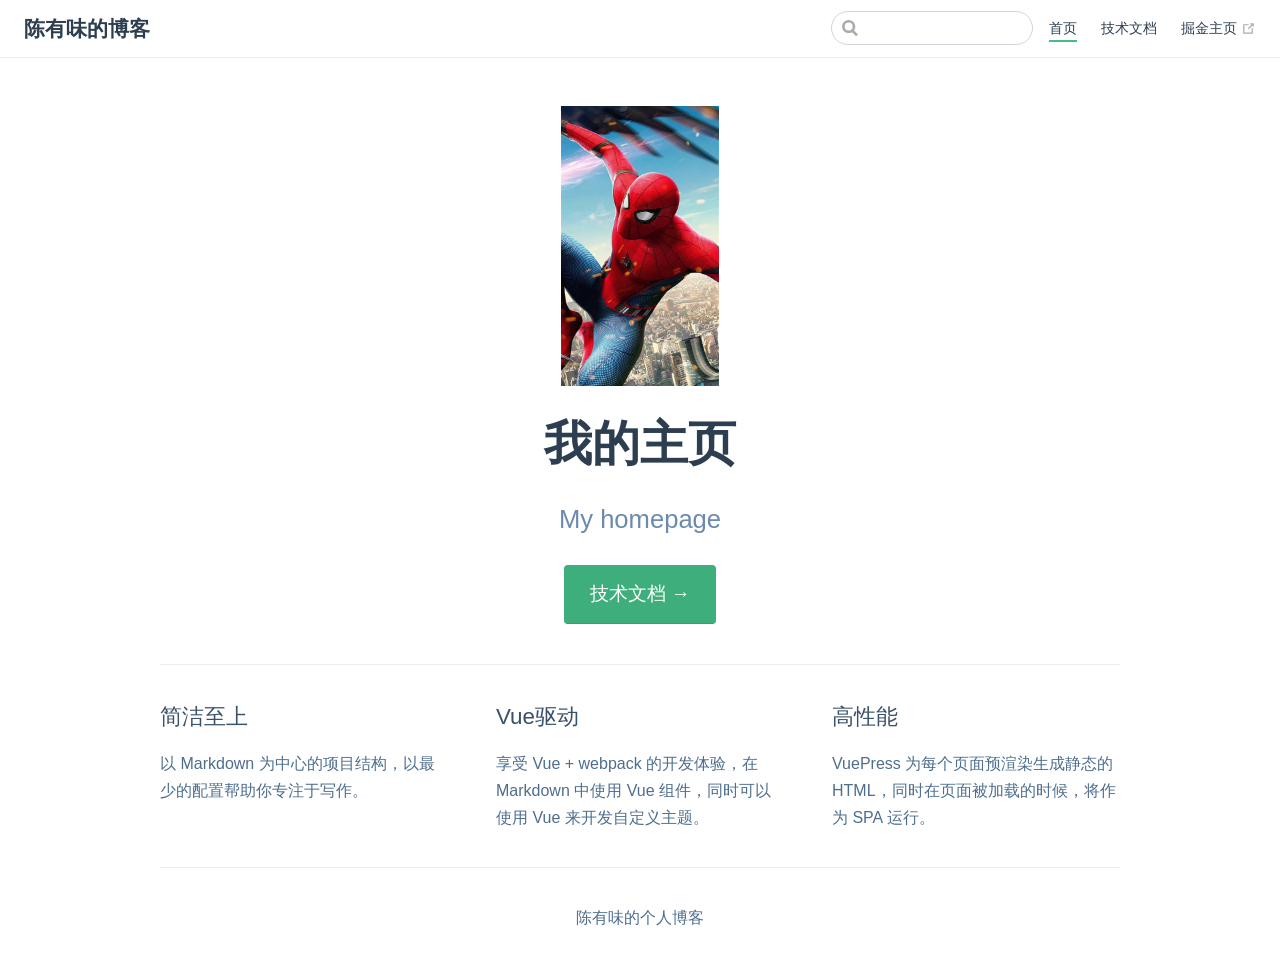
<file: index.html>
<!DOCTYPE html>
<html lang="en-US">
  <head>
    <meta charset="utf-8">
    <meta name="viewport" content="width=device-width,initial-scale=1">
    <title>陈有味的博客</title>
    <meta name="generator" content="VuePress 1.4.1">
    
    <meta name="description" content="">
    <link rel="preload" href="/assets/css/0.styles.394bce0c.css" as="style"><link rel="preload" href="/assets/js/app.75c152cd.js" as="script"><link rel="preload" href="/assets/js/2.2fae5650.js" as="script"><link rel="preload" href="/assets/js/5.527d9ade.js" as="script"><link rel="prefetch" href="/assets/js/10.b2eec772.js"><link rel="prefetch" href="/assets/js/11.5c00fcf9.js"><link rel="prefetch" href="/assets/js/12.ffc6871e.js"><link rel="prefetch" href="/assets/js/13.22305f9f.js"><link rel="prefetch" href="/assets/js/14.7792e3ef.js"><link rel="prefetch" href="/assets/js/15.267b5919.js"><link rel="prefetch" href="/assets/js/16.302d65de.js"><link rel="prefetch" href="/assets/js/3.5227e26a.js"><link rel="prefetch" href="/assets/js/4.dd947af9.js"><link rel="prefetch" href="/assets/js/6.de0a62a7.js"><link rel="prefetch" href="/assets/js/7.f2726175.js"><link rel="prefetch" href="/assets/js/8.97018c27.js"><link rel="prefetch" href="/assets/js/9.4cd96d88.js">
    <link rel="stylesheet" href="/assets/css/0.styles.394bce0c.css">
  </head>
  <body>
    <div id="app" data-server-rendered="true"><div class="theme-container no-sidebar"><header class="navbar"><div class="sidebar-button"><svg xmlns="http://www.w3.org/2000/svg" aria-hidden="true" role="img" viewBox="0 0 448 512" class="icon"><path fill="currentColor" d="M436 124H12c-6.627 0-12-5.373-12-12V80c0-6.627 5.373-12 12-12h424c6.627 0 12 5.373 12 12v32c0 6.627-5.373 12-12 12zm0 160H12c-6.627 0-12-5.373-12-12v-32c0-6.627 5.373-12 12-12h424c6.627 0 12 5.373 12 12v32c0 6.627-5.373 12-12 12zm0 160H12c-6.627 0-12-5.373-12-12v-32c0-6.627 5.373-12 12-12h424c6.627 0 12 5.373 12 12v32c0 6.627-5.373 12-12 12z"></path></svg></div> <a href="/" class="home-link router-link-exact-active router-link-active"><!----> <span class="site-name">陈有味的博客</span></a> <div class="links"><div class="search-box"><input aria-label="Search" autocomplete="off" spellcheck="false" value=""> <!----></div> <nav class="nav-links can-hide"><div class="nav-item"><a href="/" class="nav-link router-link-exact-active router-link-active">
  首页
</a></div><div class="nav-item"><a href="/tech/interview/my-blog.html" class="nav-link">
  技术文档
</a></div><div class="nav-item"><a href="https://juejin.im/user/5cfb6de251882571c37f17aa/posts" target="_blank" rel="noopener noreferrer" class="nav-link external">
  掘金主页
  <svg xmlns="http://www.w3.org/2000/svg" aria-hidden="true" x="0px" y="0px" viewBox="0 0 100 100" width="15" height="15" class="icon outbound"><path fill="currentColor" d="M18.8,85.1h56l0,0c2.2,0,4-1.8,4-4v-32h-8v28h-48v-48h28v-8h-32l0,0c-2.2,0-4,1.8-4,4v56C14.8,83.3,16.6,85.1,18.8,85.1z"></path> <polygon fill="currentColor" points="45.7,48.7 51.3,54.3 77.2,28.5 77.2,37.2 85.2,37.2 85.2,14.9 62.8,14.9 62.8,22.9 71.5,22.9"></polygon></svg></a></div> <!----></nav></div></header> <div class="sidebar-mask"></div> <aside class="sidebar"><nav class="nav-links"><div class="nav-item"><a href="/" class="nav-link router-link-exact-active router-link-active">
  首页
</a></div><div class="nav-item"><a href="/tech/interview/my-blog.html" class="nav-link">
  技术文档
</a></div><div class="nav-item"><a href="https://juejin.im/user/5cfb6de251882571c37f17aa/posts" target="_blank" rel="noopener noreferrer" class="nav-link external">
  掘金主页
  <svg xmlns="http://www.w3.org/2000/svg" aria-hidden="true" x="0px" y="0px" viewBox="0 0 100 100" width="15" height="15" class="icon outbound"><path fill="currentColor" d="M18.8,85.1h56l0,0c2.2,0,4-1.8,4-4v-32h-8v28h-48v-48h28v-8h-32l0,0c-2.2,0-4,1.8-4,4v56C14.8,83.3,16.6,85.1,18.8,85.1z"></path> <polygon fill="currentColor" points="45.7,48.7 51.3,54.3 77.2,28.5 77.2,37.2 85.2,37.2 85.2,14.9 62.8,14.9 62.8,22.9 71.5,22.9"></polygon></svg></a></div> <!----></nav>  <!----> </aside> <main aria-labelledby="main-title" class="home"><header class="hero"><img src="/spider.png" alt="hero"> <h1 id="main-title">
      我的主页
    </h1> <p class="description">
      My homepage
    </p> <p class="action"><a href="/tech/interview/my-blog.html" class="nav-link action-button">
  技术文档 →
</a></p></header> <div class="features"><div class="feature"><h2>简洁至上</h2> <p>以 Markdown 为中心的项目结构，以最少的配置帮助你专注于写作。</p></div><div class="feature"><h2>Vue驱动</h2> <p>享受 Vue + webpack 的开发体验，在 Markdown 中使用 Vue 组件，同时可以使用 Vue 来开发自定义主题。</p></div><div class="feature"><h2>高性能</h2> <p>VuePress 为每个页面预渲染生成静态的 HTML，同时在页面被加载的时候，将作为 SPA 运行。</p></div></div> <div class="theme-default-content custom content__default"></div> <div class="footer">
    陈有味的个人博客
  </div></main></div><div class="global-ui"></div></div>
    <script src="/assets/js/app.75c152cd.js" defer></script><script src="/assets/js/2.2fae5650.js" defer></script><script src="/assets/js/5.527d9ade.js" defer></script>
  </body>
</html>
</file>
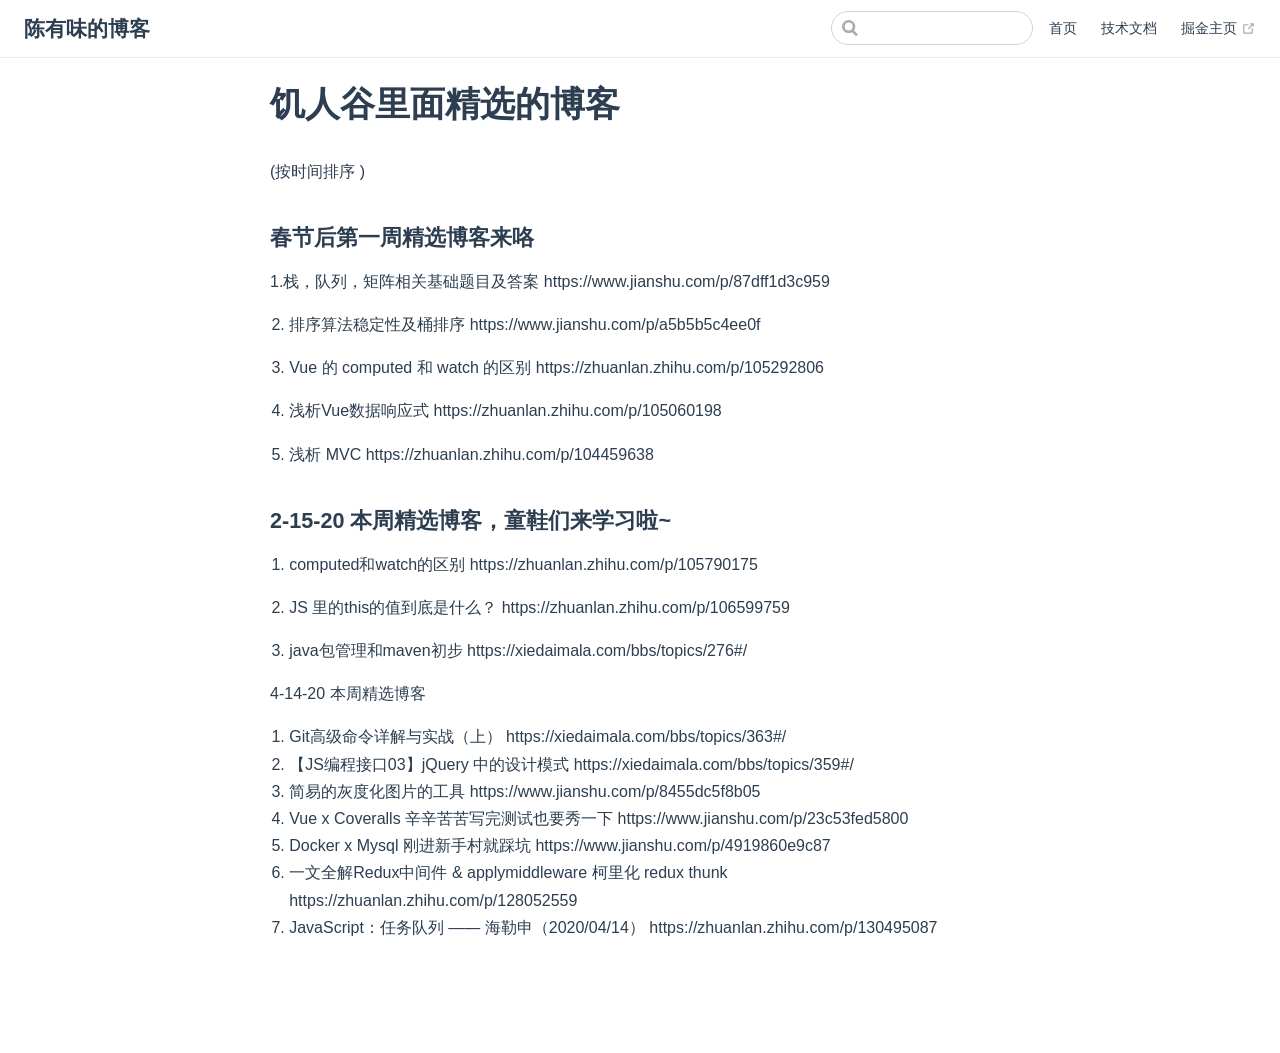
<file: src/other/jrg-good-blog/index.html>
<!DOCTYPE html>
<html lang="en-US">
  <head>
    <meta charset="utf-8">
    <meta name="viewport" content="width=device-width,initial-scale=1">
    <title>饥人谷里面精选的博客 | 陈有味的博客</title>
    <meta name="generator" content="VuePress 1.4.1">
    
    <meta name="description" content="">
    <link rel="preload" href="/assets/css/0.styles.394bce0c.css" as="style"><link rel="preload" href="/assets/js/app.75c152cd.js" as="script"><link rel="preload" href="/assets/js/2.2fae5650.js" as="script"><link rel="preload" href="/assets/js/11.5c00fcf9.js" as="script"><link rel="prefetch" href="/assets/js/10.b2eec772.js"><link rel="prefetch" href="/assets/js/12.ffc6871e.js"><link rel="prefetch" href="/assets/js/13.22305f9f.js"><link rel="prefetch" href="/assets/js/14.7792e3ef.js"><link rel="prefetch" href="/assets/js/15.267b5919.js"><link rel="prefetch" href="/assets/js/16.302d65de.js"><link rel="prefetch" href="/assets/js/3.5227e26a.js"><link rel="prefetch" href="/assets/js/4.dd947af9.js"><link rel="prefetch" href="/assets/js/5.527d9ade.js"><link rel="prefetch" href="/assets/js/6.de0a62a7.js"><link rel="prefetch" href="/assets/js/7.f2726175.js"><link rel="prefetch" href="/assets/js/8.97018c27.js"><link rel="prefetch" href="/assets/js/9.4cd96d88.js">
    <link rel="stylesheet" href="/assets/css/0.styles.394bce0c.css">
  </head>
  <body>
    <div id="app" data-server-rendered="true"><div class="theme-container no-sidebar"><header class="navbar"><div class="sidebar-button"><svg xmlns="http://www.w3.org/2000/svg" aria-hidden="true" role="img" viewBox="0 0 448 512" class="icon"><path fill="currentColor" d="M436 124H12c-6.627 0-12-5.373-12-12V80c0-6.627 5.373-12 12-12h424c6.627 0 12 5.373 12 12v32c0 6.627-5.373 12-12 12zm0 160H12c-6.627 0-12-5.373-12-12v-32c0-6.627 5.373-12 12-12h424c6.627 0 12 5.373 12 12v32c0 6.627-5.373 12-12 12zm0 160H12c-6.627 0-12-5.373-12-12v-32c0-6.627 5.373-12 12-12h424c6.627 0 12 5.373 12 12v32c0 6.627-5.373 12-12 12z"></path></svg></div> <a href="/" class="home-link router-link-active"><!----> <span class="site-name">陈有味的博客</span></a> <div class="links"><div class="search-box"><input aria-label="Search" autocomplete="off" spellcheck="false" value=""> <!----></div> <nav class="nav-links can-hide"><div class="nav-item"><a href="/" class="nav-link">
  首页
</a></div><div class="nav-item"><a href="/tech/interview/my-blog.html" class="nav-link">
  技术文档
</a></div><div class="nav-item"><a href="https://juejin.im/user/5cfb6de251882571c37f17aa/posts" target="_blank" rel="noopener noreferrer" class="nav-link external">
  掘金主页
  <svg xmlns="http://www.w3.org/2000/svg" aria-hidden="true" x="0px" y="0px" viewBox="0 0 100 100" width="15" height="15" class="icon outbound"><path fill="currentColor" d="M18.8,85.1h56l0,0c2.2,0,4-1.8,4-4v-32h-8v28h-48v-48h28v-8h-32l0,0c-2.2,0-4,1.8-4,4v56C14.8,83.3,16.6,85.1,18.8,85.1z"></path> <polygon fill="currentColor" points="45.7,48.7 51.3,54.3 77.2,28.5 77.2,37.2 85.2,37.2 85.2,14.9 62.8,14.9 62.8,22.9 71.5,22.9"></polygon></svg></a></div> <!----></nav></div></header> <div class="sidebar-mask"></div> <aside class="sidebar"><nav class="nav-links"><div class="nav-item"><a href="/" class="nav-link">
  首页
</a></div><div class="nav-item"><a href="/tech/interview/my-blog.html" class="nav-link">
  技术文档
</a></div><div class="nav-item"><a href="https://juejin.im/user/5cfb6de251882571c37f17aa/posts" target="_blank" rel="noopener noreferrer" class="nav-link external">
  掘金主页
  <svg xmlns="http://www.w3.org/2000/svg" aria-hidden="true" x="0px" y="0px" viewBox="0 0 100 100" width="15" height="15" class="icon outbound"><path fill="currentColor" d="M18.8,85.1h56l0,0c2.2,0,4-1.8,4-4v-32h-8v28h-48v-48h28v-8h-32l0,0c-2.2,0-4,1.8-4,4v56C14.8,83.3,16.6,85.1,18.8,85.1z"></path> <polygon fill="currentColor" points="45.7,48.7 51.3,54.3 77.2,28.5 77.2,37.2 85.2,37.2 85.2,14.9 62.8,14.9 62.8,22.9 71.5,22.9"></polygon></svg></a></div> <!----></nav>  <!----> </aside> <main class="page"> <div class="theme-default-content content__default"><h1 id="饥人谷里面精选的博客"><a href="#饥人谷里面精选的博客" class="header-anchor">#</a> 饥人谷里面精选的博客</h1> <p>(按时间排序 )</p> <h3 id="春节后第一周精选博客来咯"><a href="#春节后第一周精选博客来咯" class="header-anchor">#</a> 春节后第一周精选博客来咯</h3> <p>1.栈，队列，矩阵相关基础题目及答案
https://www.jianshu.com/p/87dff1d3c959</p> <ol start="2"><li><p>排序算法稳定性及桶排序
https://www.jianshu.com/p/a5b5b5c4ee0f</p></li> <li><p>Vue 的 computed 和 watch 的区别
https://zhuanlan.zhihu.com/p/105292806</p></li> <li><p>浅析Vue数据响应式
https://zhuanlan.zhihu.com/p/105060198</p></li> <li><p>浅析 MVC
https://zhuanlan.zhihu.com/p/104459638</p></li></ol> <h3 id="_2-15-20-本周精选博客，童鞋们来学习啦"><a href="#_2-15-20-本周精选博客，童鞋们来学习啦" class="header-anchor">#</a> 2-15-20 本周精选博客，童鞋们来学习啦~</h3> <ol><li><p>computed和watch的区别
https://zhuanlan.zhihu.com/p/105790175</p></li> <li><p>JS 里的this的值到底是什么？
https://zhuanlan.zhihu.com/p/106599759</p></li> <li><p>java包管理和maven初步
https://xiedaimala.com/bbs/topics/276#/</p></li></ol> <p>4-14-20 本周精选博客</p> <ol><li>Git高级命令详解与实战（上）
https://xiedaimala.com/bbs/topics/363#/</li> <li>【JS编程接口03】jQuery 中的设计模式
https://xiedaimala.com/bbs/topics/359#/</li> <li>简易的灰度化图片的工具
https://www.jianshu.com/p/8455dc5f8b05</li> <li>Vue x Coveralls 辛辛苦苦写完测试也要秀一下
https://www.jianshu.com/p/23c53fed5800</li> <li>Docker x Mysql 刚进新手村就踩坑
https://www.jianshu.com/p/4919860e9c87</li> <li>一文全解Redux中间件 &amp; applymiddleware 柯里化 redux thunk
https://zhuanlan.zhihu.com/p/128052559</li> <li>JavaScript：任务队列 —— 海勒申（2020/04/14）
https://zhuanlan.zhihu.com/p/130495087</li></ol></div> <footer class="page-edit"><!----> <!----></footer> <!----> </main></div><div class="global-ui"></div></div>
    <script src="/assets/js/app.75c152cd.js" defer></script><script src="/assets/js/2.2fae5650.js" defer></script><script src="/assets/js/11.5c00fcf9.js" defer></script>
  </body>
</html>
</file>
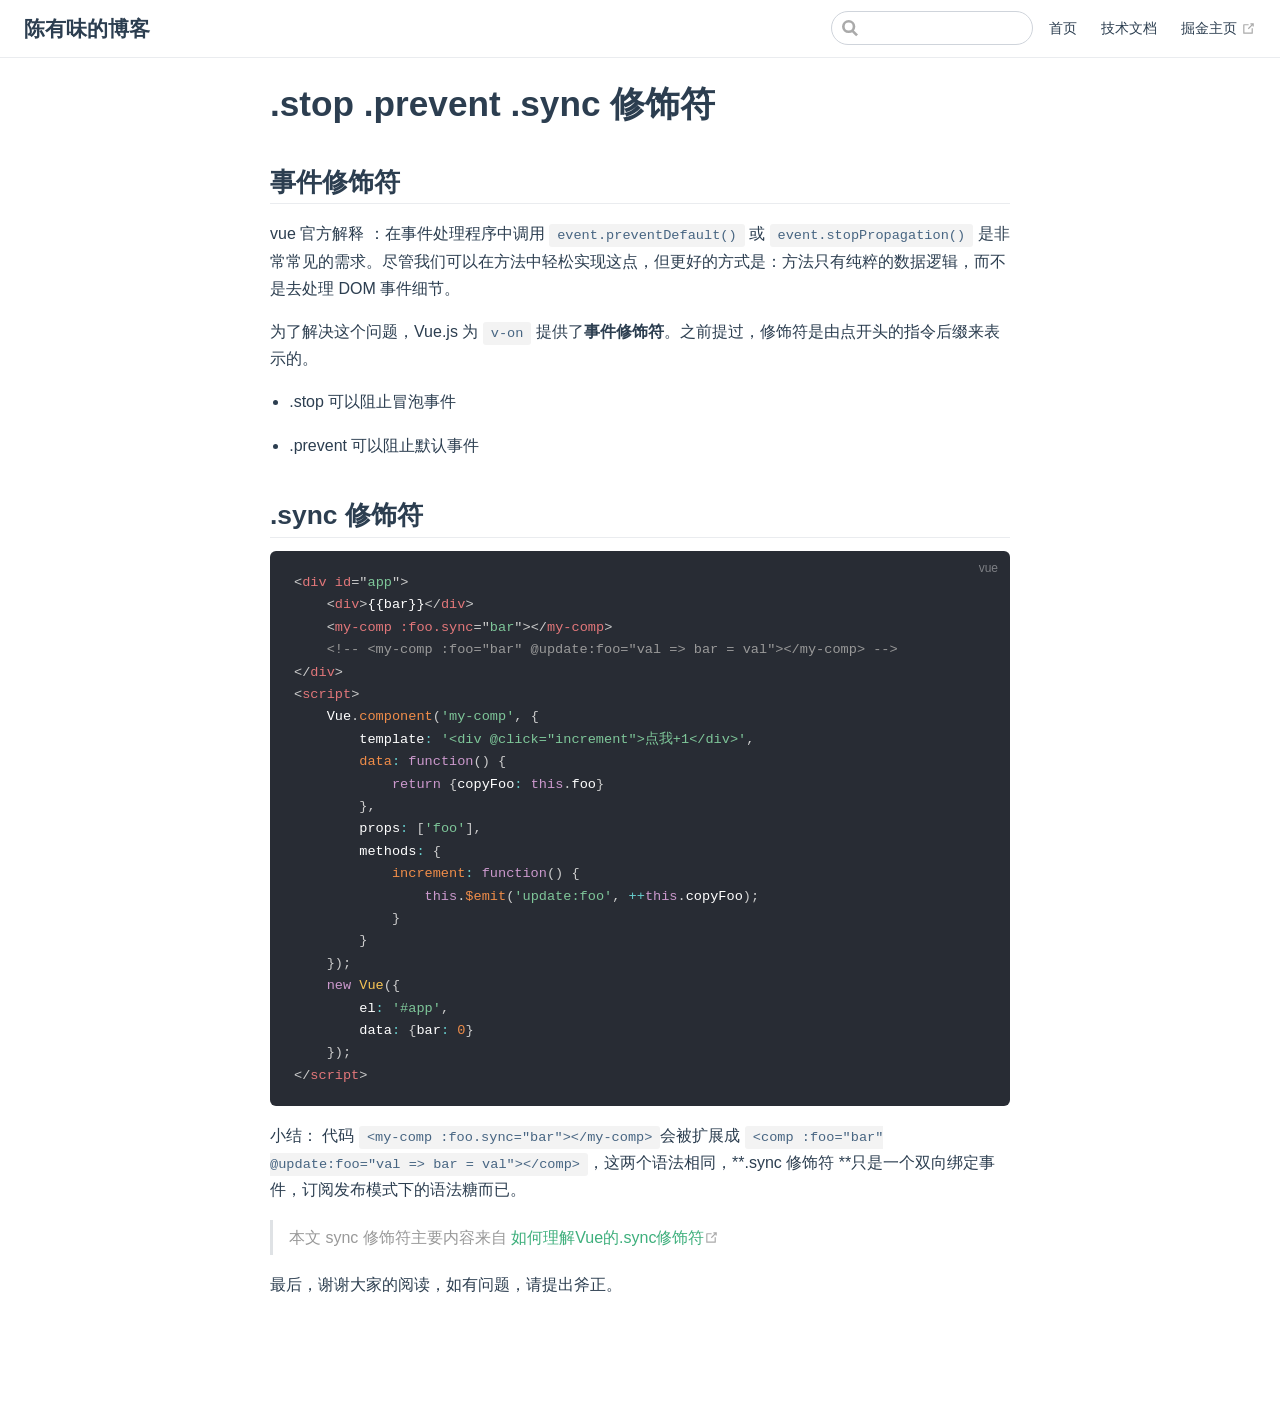
<file: src/vue/modifiers/index.html>
<!DOCTYPE html>
<html lang="en-US">
  <head>
    <meta charset="utf-8">
    <meta name="viewport" content="width=device-width,initial-scale=1">
    <title>.stop .prevent .sync 修饰符 | 陈有味的博客</title>
    <meta name="generator" content="VuePress 1.4.1">
    
    <meta name="description" content="">
    <link rel="preload" href="/assets/css/0.styles.394bce0c.css" as="style"><link rel="preload" href="/assets/js/app.75c152cd.js" as="script"><link rel="preload" href="/assets/js/2.2fae5650.js" as="script"><link rel="preload" href="/assets/js/12.ffc6871e.js" as="script"><link rel="prefetch" href="/assets/js/10.b2eec772.js"><link rel="prefetch" href="/assets/js/11.5c00fcf9.js"><link rel="prefetch" href="/assets/js/13.22305f9f.js"><link rel="prefetch" href="/assets/js/14.7792e3ef.js"><link rel="prefetch" href="/assets/js/15.267b5919.js"><link rel="prefetch" href="/assets/js/16.302d65de.js"><link rel="prefetch" href="/assets/js/3.5227e26a.js"><link rel="prefetch" href="/assets/js/4.dd947af9.js"><link rel="prefetch" href="/assets/js/5.527d9ade.js"><link rel="prefetch" href="/assets/js/6.de0a62a7.js"><link rel="prefetch" href="/assets/js/7.f2726175.js"><link rel="prefetch" href="/assets/js/8.97018c27.js"><link rel="prefetch" href="/assets/js/9.4cd96d88.js">
    <link rel="stylesheet" href="/assets/css/0.styles.394bce0c.css">
  </head>
  <body>
    <div id="app" data-server-rendered="true"><div class="theme-container no-sidebar"><header class="navbar"><div class="sidebar-button"><svg xmlns="http://www.w3.org/2000/svg" aria-hidden="true" role="img" viewBox="0 0 448 512" class="icon"><path fill="currentColor" d="M436 124H12c-6.627 0-12-5.373-12-12V80c0-6.627 5.373-12 12-12h424c6.627 0 12 5.373 12 12v32c0 6.627-5.373 12-12 12zm0 160H12c-6.627 0-12-5.373-12-12v-32c0-6.627 5.373-12 12-12h424c6.627 0 12 5.373 12 12v32c0 6.627-5.373 12-12 12zm0 160H12c-6.627 0-12-5.373-12-12v-32c0-6.627 5.373-12 12-12h424c6.627 0 12 5.373 12 12v32c0 6.627-5.373 12-12 12z"></path></svg></div> <a href="/" class="home-link router-link-active"><!----> <span class="site-name">陈有味的博客</span></a> <div class="links"><div class="search-box"><input aria-label="Search" autocomplete="off" spellcheck="false" value=""> <!----></div> <nav class="nav-links can-hide"><div class="nav-item"><a href="/" class="nav-link">
  首页
</a></div><div class="nav-item"><a href="/tech/interview/my-blog.html" class="nav-link">
  技术文档
</a></div><div class="nav-item"><a href="https://juejin.im/user/5cfb6de251882571c37f17aa/posts" target="_blank" rel="noopener noreferrer" class="nav-link external">
  掘金主页
  <svg xmlns="http://www.w3.org/2000/svg" aria-hidden="true" x="0px" y="0px" viewBox="0 0 100 100" width="15" height="15" class="icon outbound"><path fill="currentColor" d="M18.8,85.1h56l0,0c2.2,0,4-1.8,4-4v-32h-8v28h-48v-48h28v-8h-32l0,0c-2.2,0-4,1.8-4,4v56C14.8,83.3,16.6,85.1,18.8,85.1z"></path> <polygon fill="currentColor" points="45.7,48.7 51.3,54.3 77.2,28.5 77.2,37.2 85.2,37.2 85.2,14.9 62.8,14.9 62.8,22.9 71.5,22.9"></polygon></svg></a></div> <!----></nav></div></header> <div class="sidebar-mask"></div> <aside class="sidebar"><nav class="nav-links"><div class="nav-item"><a href="/" class="nav-link">
  首页
</a></div><div class="nav-item"><a href="/tech/interview/my-blog.html" class="nav-link">
  技术文档
</a></div><div class="nav-item"><a href="https://juejin.im/user/5cfb6de251882571c37f17aa/posts" target="_blank" rel="noopener noreferrer" class="nav-link external">
  掘金主页
  <svg xmlns="http://www.w3.org/2000/svg" aria-hidden="true" x="0px" y="0px" viewBox="0 0 100 100" width="15" height="15" class="icon outbound"><path fill="currentColor" d="M18.8,85.1h56l0,0c2.2,0,4-1.8,4-4v-32h-8v28h-48v-48h28v-8h-32l0,0c-2.2,0-4,1.8-4,4v56C14.8,83.3,16.6,85.1,18.8,85.1z"></path> <polygon fill="currentColor" points="45.7,48.7 51.3,54.3 77.2,28.5 77.2,37.2 85.2,37.2 85.2,14.9 62.8,14.9 62.8,22.9 71.5,22.9"></polygon></svg></a></div> <!----></nav>  <!----> </aside> <main class="page"> <div class="theme-default-content content__default"><h1 id="stop-prevent-sync-修饰符"><a href="#stop-prevent-sync-修饰符" class="header-anchor">#</a> .stop .prevent .sync 修饰符</h1> <h2 id="事件修饰符"><a href="#事件修饰符" class="header-anchor">#</a> 事件修饰符</h2> <p>vue 官方解释 ：在事件处理程序中调用 <code>event.preventDefault()</code> 或 <code>event.stopPropagation()</code> 是非常常见的需求。尽管我们可以在方法中轻松实现这点，但更好的方式是：方法只有纯粹的数据逻辑，而不是去处理 DOM 事件细节。</p> <p>为了解决这个问题，Vue.js 为 <code>v-on</code> 提供了<strong>事件修饰符</strong>。之前提过，修饰符是由点开头的指令后缀来表示的。</p> <ul><li>.stop 可以阻止冒泡事件</li></ul> <p><a></a></p> <ul><li>.prevent 可以阻止默认事件</li></ul> <p><a herf="www.bing.com"></a></p> <h2 id="sync-修饰符"><a href="#sync-修饰符" class="header-anchor">#</a> .sync 修饰符</h2> <div class="language-vue extra-class"><pre class="language-vue"><code><span class="token tag"><span class="token tag"><span class="token punctuation">&lt;</span>div</span> <span class="token attr-name">id</span><span class="token attr-value"><span class="token punctuation">=</span><span class="token punctuation">&quot;</span>app<span class="token punctuation">&quot;</span></span><span class="token punctuation">&gt;</span></span>
    <span class="token tag"><span class="token tag"><span class="token punctuation">&lt;</span>div</span><span class="token punctuation">&gt;</span></span>{{bar}}<span class="token tag"><span class="token tag"><span class="token punctuation">&lt;/</span>div</span><span class="token punctuation">&gt;</span></span>
    <span class="token tag"><span class="token tag"><span class="token punctuation">&lt;</span>my-comp</span> <span class="token attr-name">:foo.sync</span><span class="token attr-value"><span class="token punctuation">=</span><span class="token punctuation">&quot;</span>bar<span class="token punctuation">&quot;</span></span><span class="token punctuation">&gt;</span></span><span class="token tag"><span class="token tag"><span class="token punctuation">&lt;/</span>my-comp</span><span class="token punctuation">&gt;</span></span>
    <span class="token comment">&lt;!-- &lt;my-comp :foo=&quot;bar&quot; @update:foo=&quot;val =&gt; bar = val&quot;&gt;&lt;/my-comp&gt; --&gt;</span>
<span class="token tag"><span class="token tag"><span class="token punctuation">&lt;/</span>div</span><span class="token punctuation">&gt;</span></span>
<span class="token tag"><span class="token tag"><span class="token punctuation">&lt;</span>script</span><span class="token punctuation">&gt;</span></span><span class="token script"><span class="token language-javascript">
    Vue<span class="token punctuation">.</span><span class="token function">component</span><span class="token punctuation">(</span><span class="token string">'my-comp'</span><span class="token punctuation">,</span> <span class="token punctuation">{</span>
        template<span class="token operator">:</span> <span class="token string">'&lt;div @click=&quot;increment&quot;&gt;点我+1&lt;/div&gt;'</span><span class="token punctuation">,</span>
        <span class="token function-variable function">data</span><span class="token operator">:</span> <span class="token keyword">function</span><span class="token punctuation">(</span><span class="token punctuation">)</span> <span class="token punctuation">{</span>
            <span class="token keyword">return</span> <span class="token punctuation">{</span>copyFoo<span class="token operator">:</span> <span class="token keyword">this</span><span class="token punctuation">.</span>foo<span class="token punctuation">}</span>
        <span class="token punctuation">}</span><span class="token punctuation">,</span>
        props<span class="token operator">:</span> <span class="token punctuation">[</span><span class="token string">'foo'</span><span class="token punctuation">]</span><span class="token punctuation">,</span>
        methods<span class="token operator">:</span> <span class="token punctuation">{</span>
            <span class="token function-variable function">increment</span><span class="token operator">:</span> <span class="token keyword">function</span><span class="token punctuation">(</span><span class="token punctuation">)</span> <span class="token punctuation">{</span>
                <span class="token keyword">this</span><span class="token punctuation">.</span><span class="token function">$emit</span><span class="token punctuation">(</span><span class="token string">'update:foo'</span><span class="token punctuation">,</span> <span class="token operator">++</span><span class="token keyword">this</span><span class="token punctuation">.</span>copyFoo<span class="token punctuation">)</span><span class="token punctuation">;</span>
            <span class="token punctuation">}</span>
        <span class="token punctuation">}</span>
    <span class="token punctuation">}</span><span class="token punctuation">)</span><span class="token punctuation">;</span>
    <span class="token keyword">new</span> <span class="token class-name">Vue</span><span class="token punctuation">(</span><span class="token punctuation">{</span>
        el<span class="token operator">:</span> <span class="token string">'#app'</span><span class="token punctuation">,</span>
        data<span class="token operator">:</span> <span class="token punctuation">{</span>bar<span class="token operator">:</span> <span class="token number">0</span><span class="token punctuation">}</span>
    <span class="token punctuation">}</span><span class="token punctuation">)</span><span class="token punctuation">;</span>
</span></span><span class="token tag"><span class="token tag"><span class="token punctuation">&lt;/</span>script</span><span class="token punctuation">&gt;</span></span>
</code></pre></div><p>小结： 代码   <code>&lt;my-comp :foo.sync=&quot;bar&quot;&gt;&lt;/my-comp&gt;</code>会被扩展成  <code>&lt;comp :foo=&quot;bar&quot; @update:foo=&quot;val =&gt; bar = val&quot;&gt;&lt;/comp&gt;</code>，这两个语法相同，**.sync 修饰符 **只是一个双向绑定事件，订阅发布模式下的语法糖而已。</p> <blockquote><p>本文 sync 修饰符主要内容来自 <a href="https://segmentfault.com/a/1190000010700521" target="_blank" rel="noopener noreferrer">如何理解Vue的.sync修饰符<svg xmlns="http://www.w3.org/2000/svg" aria-hidden="true" x="0px" y="0px" viewBox="0 0 100 100" width="15" height="15" class="icon outbound"><path fill="currentColor" d="M18.8,85.1h56l0,0c2.2,0,4-1.8,4-4v-32h-8v28h-48v-48h28v-8h-32l0,0c-2.2,0-4,1.8-4,4v56C14.8,83.3,16.6,85.1,18.8,85.1z"></path> <polygon fill="currentColor" points="45.7,48.7 51.3,54.3 77.2,28.5 77.2,37.2 85.2,37.2 85.2,14.9 62.8,14.9 62.8,22.9 71.5,22.9"></polygon></svg></a></p></blockquote> <p>最后，谢谢大家的阅读，如有问题，请提出斧正。</p></div> <footer class="page-edit"><!----> <!----></footer> <!----> </main></div><div class="global-ui"></div></div>
    <script src="/assets/js/app.75c152cd.js" defer></script><script src="/assets/js/2.2fae5650.js" defer></script><script src="/assets/js/12.ffc6871e.js" defer></script>
  </body>
</html>
</file>
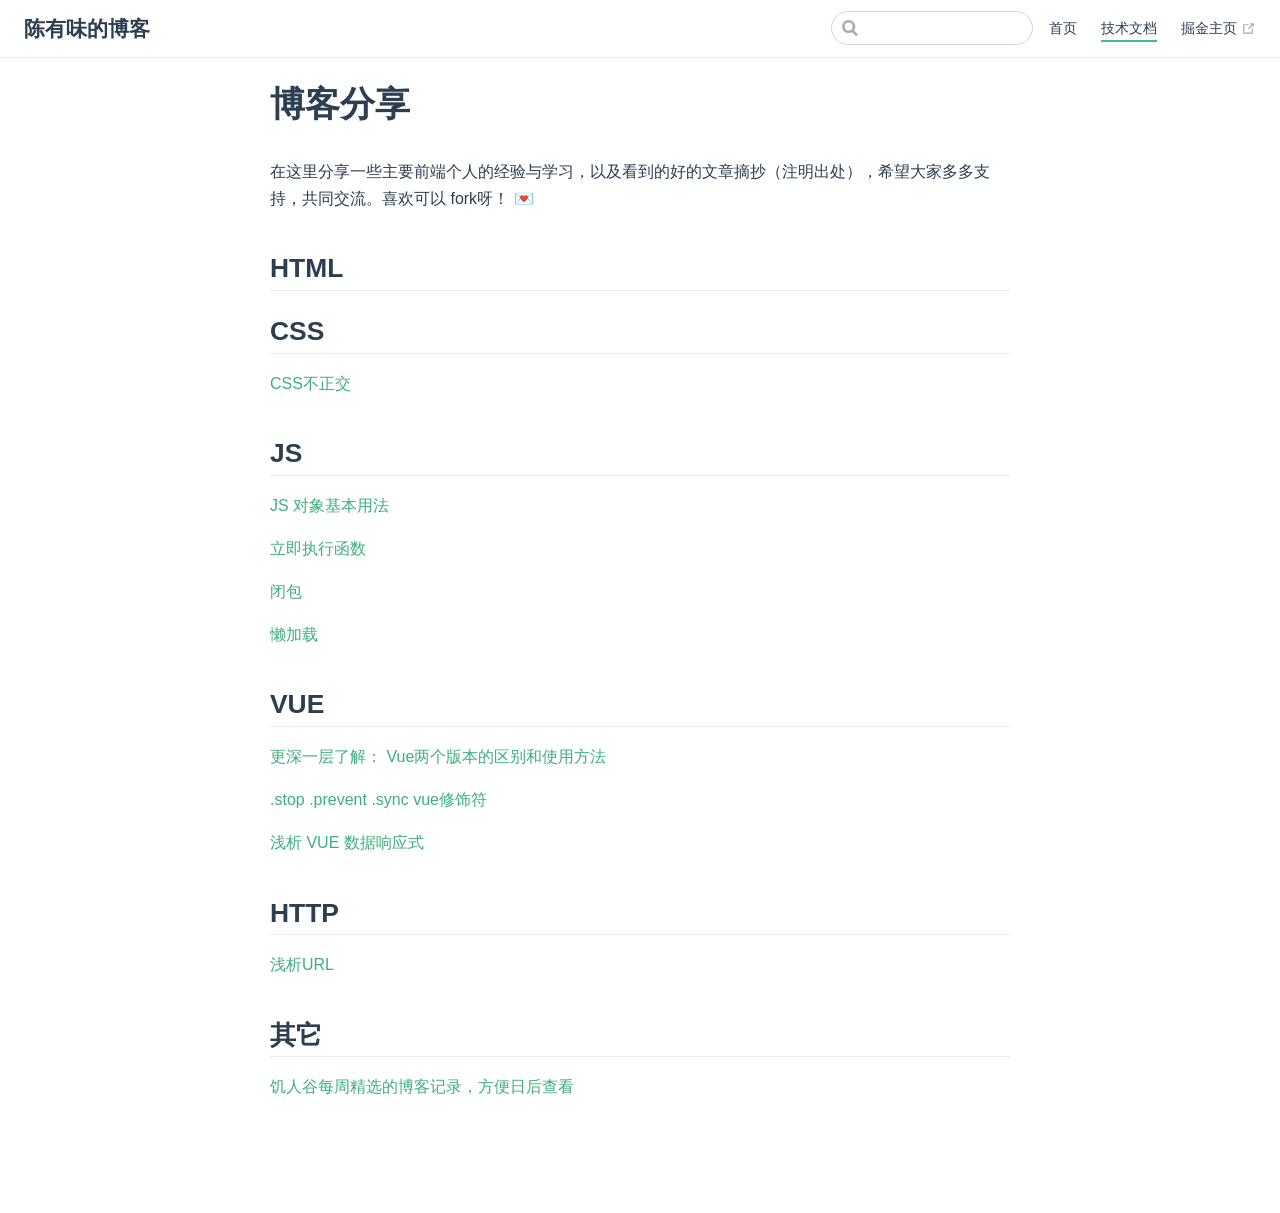
<file: tech/interview/my-blog.html>
<!DOCTYPE html>
<html lang="en-US">
  <head>
    <meta charset="utf-8">
    <meta name="viewport" content="width=device-width,initial-scale=1">
    <title>博客分享 | 陈有味的博客</title>
    <meta name="generator" content="VuePress 1.4.1">
    
    <meta name="description" content="">
    <link rel="preload" href="/assets/css/0.styles.394bce0c.css" as="style"><link rel="preload" href="/assets/js/app.75c152cd.js" as="script"><link rel="preload" href="/assets/js/2.2fae5650.js" as="script"><link rel="preload" href="/assets/js/15.267b5919.js" as="script"><link rel="prefetch" href="/assets/js/10.b2eec772.js"><link rel="prefetch" href="/assets/js/11.5c00fcf9.js"><link rel="prefetch" href="/assets/js/12.ffc6871e.js"><link rel="prefetch" href="/assets/js/13.22305f9f.js"><link rel="prefetch" href="/assets/js/14.7792e3ef.js"><link rel="prefetch" href="/assets/js/16.302d65de.js"><link rel="prefetch" href="/assets/js/3.5227e26a.js"><link rel="prefetch" href="/assets/js/4.dd947af9.js"><link rel="prefetch" href="/assets/js/5.527d9ade.js"><link rel="prefetch" href="/assets/js/6.de0a62a7.js"><link rel="prefetch" href="/assets/js/7.f2726175.js"><link rel="prefetch" href="/assets/js/8.97018c27.js"><link rel="prefetch" href="/assets/js/9.4cd96d88.js">
    <link rel="stylesheet" href="/assets/css/0.styles.394bce0c.css">
  </head>
  <body>
    <div id="app" data-server-rendered="true"><div class="theme-container no-sidebar"><header class="navbar"><div class="sidebar-button"><svg xmlns="http://www.w3.org/2000/svg" aria-hidden="true" role="img" viewBox="0 0 448 512" class="icon"><path fill="currentColor" d="M436 124H12c-6.627 0-12-5.373-12-12V80c0-6.627 5.373-12 12-12h424c6.627 0 12 5.373 12 12v32c0 6.627-5.373 12-12 12zm0 160H12c-6.627 0-12-5.373-12-12v-32c0-6.627 5.373-12 12-12h424c6.627 0 12 5.373 12 12v32c0 6.627-5.373 12-12 12zm0 160H12c-6.627 0-12-5.373-12-12v-32c0-6.627 5.373-12 12-12h424c6.627 0 12 5.373 12 12v32c0 6.627-5.373 12-12 12z"></path></svg></div> <a href="/" class="home-link router-link-active"><!----> <span class="site-name">陈有味的博客</span></a> <div class="links"><div class="search-box"><input aria-label="Search" autocomplete="off" spellcheck="false" value=""> <!----></div> <nav class="nav-links can-hide"><div class="nav-item"><a href="/" class="nav-link">
  首页
</a></div><div class="nav-item"><a href="/tech/interview/my-blog.html" class="nav-link router-link-exact-active router-link-active">
  技术文档
</a></div><div class="nav-item"><a href="https://juejin.im/user/5cfb6de251882571c37f17aa/posts" target="_blank" rel="noopener noreferrer" class="nav-link external">
  掘金主页
  <svg xmlns="http://www.w3.org/2000/svg" aria-hidden="true" x="0px" y="0px" viewBox="0 0 100 100" width="15" height="15" class="icon outbound"><path fill="currentColor" d="M18.8,85.1h56l0,0c2.2,0,4-1.8,4-4v-32h-8v28h-48v-48h28v-8h-32l0,0c-2.2,0-4,1.8-4,4v56C14.8,83.3,16.6,85.1,18.8,85.1z"></path> <polygon fill="currentColor" points="45.7,48.7 51.3,54.3 77.2,28.5 77.2,37.2 85.2,37.2 85.2,14.9 62.8,14.9 62.8,22.9 71.5,22.9"></polygon></svg></a></div> <!----></nav></div></header> <div class="sidebar-mask"></div> <aside class="sidebar"><nav class="nav-links"><div class="nav-item"><a href="/" class="nav-link">
  首页
</a></div><div class="nav-item"><a href="/tech/interview/my-blog.html" class="nav-link router-link-exact-active router-link-active">
  技术文档
</a></div><div class="nav-item"><a href="https://juejin.im/user/5cfb6de251882571c37f17aa/posts" target="_blank" rel="noopener noreferrer" class="nav-link external">
  掘金主页
  <svg xmlns="http://www.w3.org/2000/svg" aria-hidden="true" x="0px" y="0px" viewBox="0 0 100 100" width="15" height="15" class="icon outbound"><path fill="currentColor" d="M18.8,85.1h56l0,0c2.2,0,4-1.8,4-4v-32h-8v28h-48v-48h28v-8h-32l0,0c-2.2,0-4,1.8-4,4v56C14.8,83.3,16.6,85.1,18.8,85.1z"></path> <polygon fill="currentColor" points="45.7,48.7 51.3,54.3 77.2,28.5 77.2,37.2 85.2,37.2 85.2,14.9 62.8,14.9 62.8,22.9 71.5,22.9"></polygon></svg></a></div> <!----></nav>  <!----> </aside> <main class="page"> <div class="theme-default-content content__default"><h1 id="博客分享"><a href="#博客分享" class="header-anchor">#</a> 博客分享</h1> <p>在这里分享一些主要前端个人的经验与学习，以及看到的好的文章摘抄（注明出处），希望大家多多支持，共同交流。喜欢可以 fork呀！ 💌</p> <h2 id="html"><a href="#html" class="header-anchor">#</a> HTML</h2> <h2 id="css"><a href="#css" class="header-anchor">#</a> CSS</h2> <p><a href="/src/css/css不正交/">CSS不正交</a></p> <h2 id="js"><a href="#js" class="header-anchor">#</a> JS</h2> <p><a href="/src/js/object/object.html">JS 对象基本用法</a></p> <p><a href="/src/js/IIFE/iife.html">立即执行函数</a></p> <p><a href="/tech/interview/src/js/closure/closure.html">闭包</a></p> <p><a href="/tech/interview/src/js/lazyload/lazyload.html">懒加载</a></p> <p><a href="#"></a></p> <h2 id="vue"><a href="#vue" class="header-anchor">#</a> VUE</h2> <p><a href="/src/vue/vue.js-vueruntime/">更深一层了解： Vue两个版本的区别和使用方法</a></p> <p><a href="/src/vue/modifiers/">.stop .prevent .sync vue修饰符</a></p> <p><a href="/src/vue/vue-data-reactivity/">浅析 VUE 数据响应式</a></p> <h2 id="http"><a href="#http" class="header-anchor">#</a> HTTP</h2> <p><a href="/src/http/http-url/url.html">浅析URL</a></p> <h2 id="其它"><a href="#其它" class="header-anchor">#</a> 其它</h2> <p><a href="/src/other/jrg-good-blog/">饥人谷每周精选的博客记录，方便日后查看</a></p></div> <footer class="page-edit"><!----> <!----></footer> <!----> </main></div><div class="global-ui"></div></div>
    <script src="/assets/js/app.75c152cd.js" defer></script><script src="/assets/js/2.2fae5650.js" defer></script><script src="/assets/js/15.267b5919.js" defer></script>
  </body>
</html>
</file>
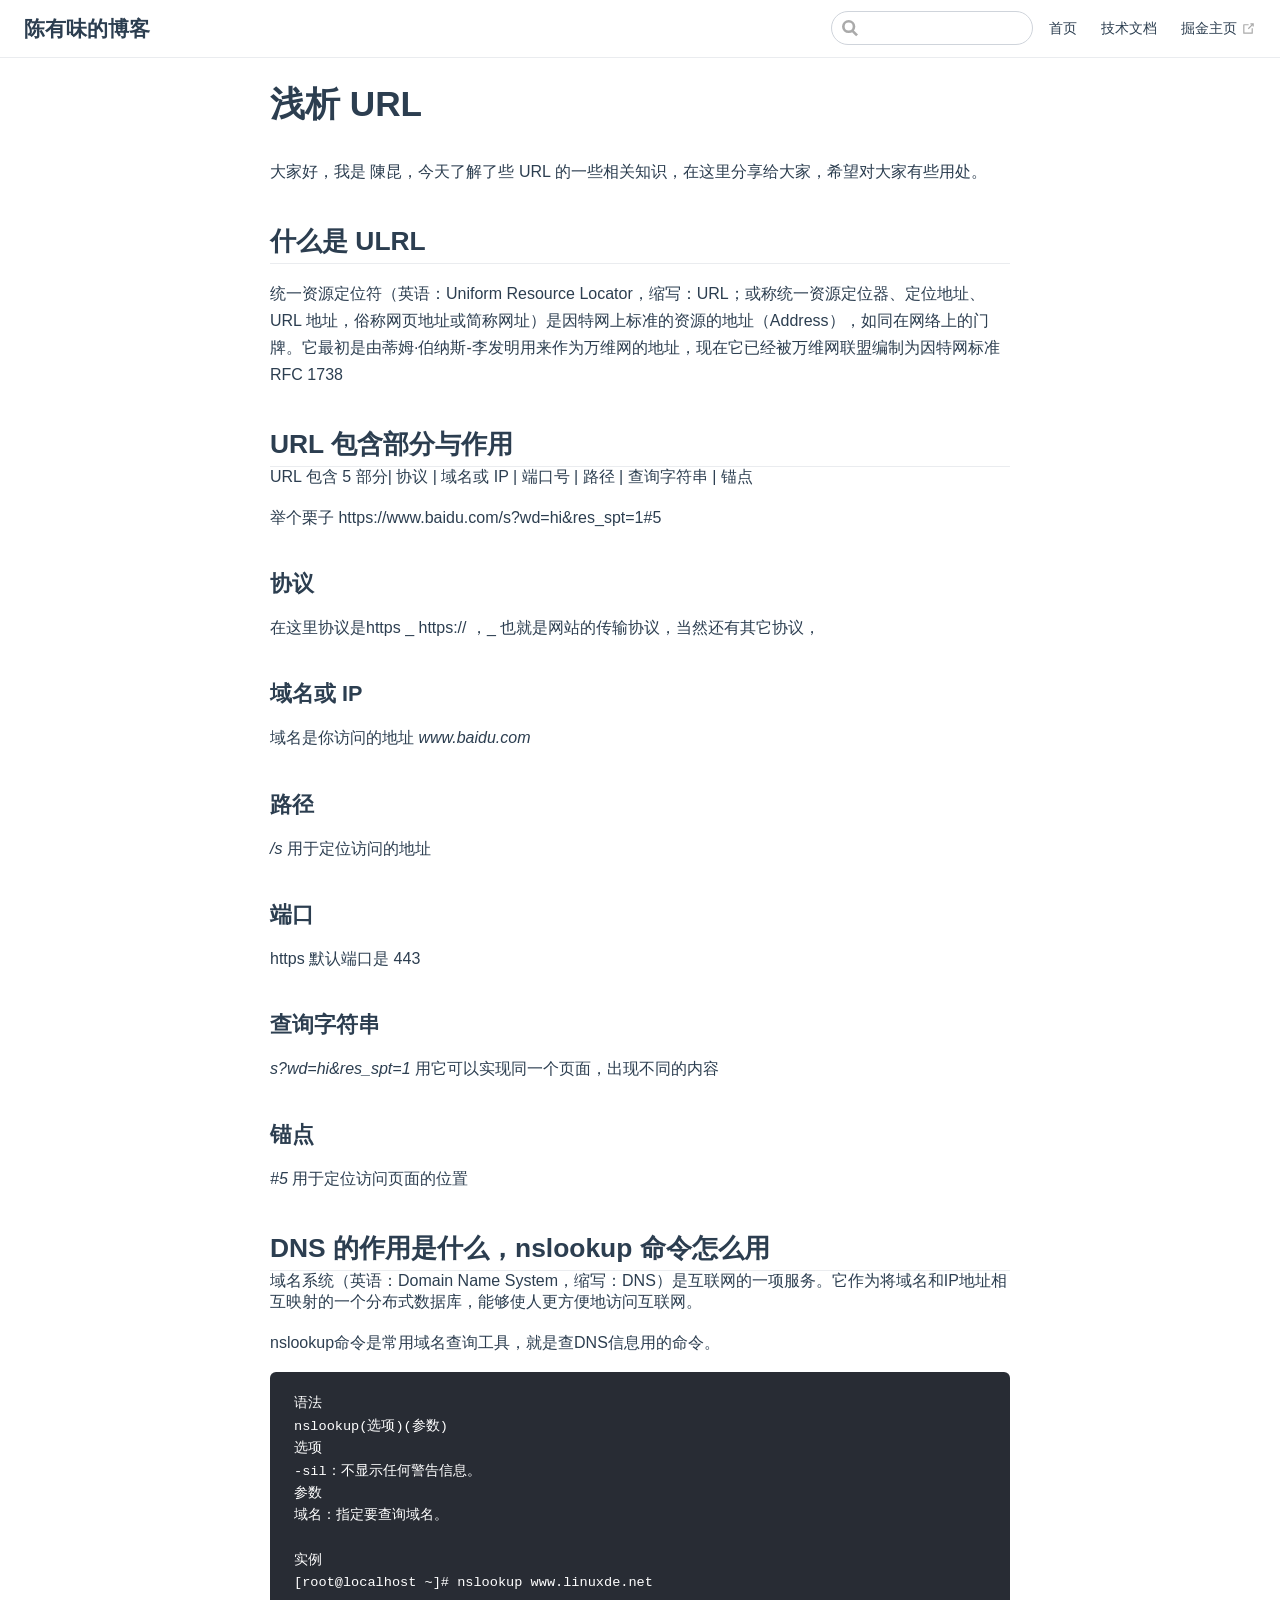
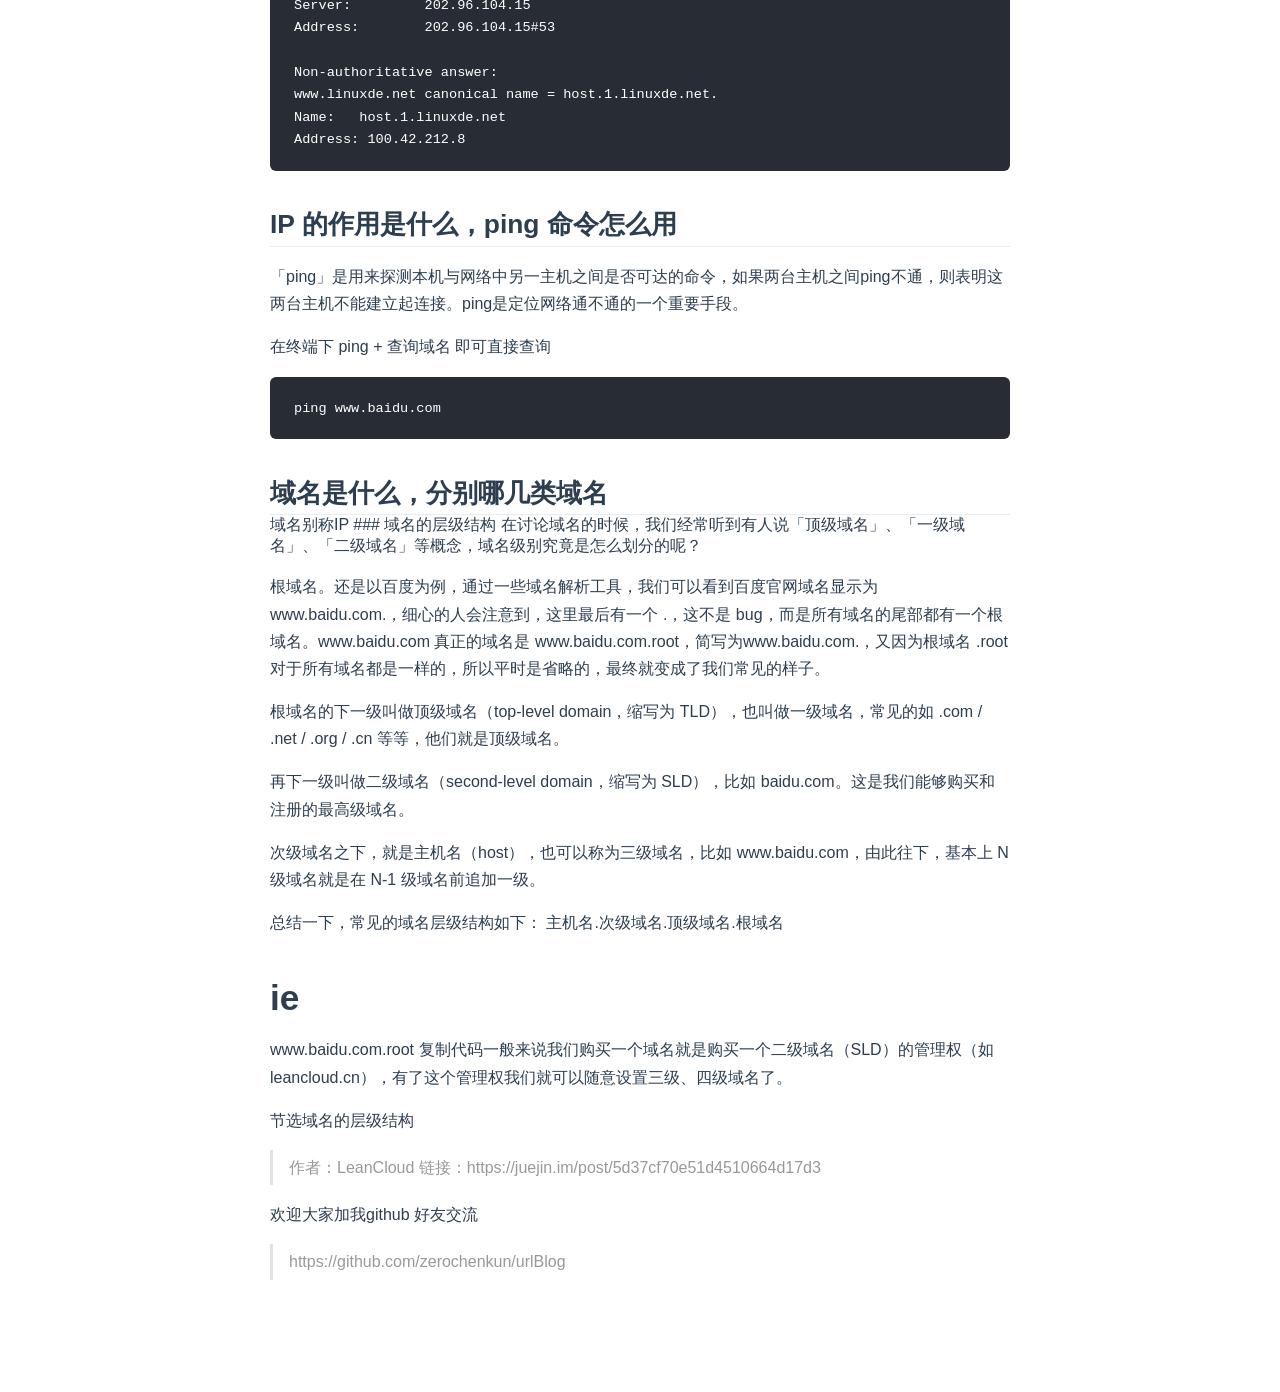
<file: src/http/http-url/url.html>
<!DOCTYPE html>
<html lang="en-US">
  <head>
    <meta charset="utf-8">
    <meta name="viewport" content="width=device-width,initial-scale=1">
    <title>陈有味的博客</title>
    <meta name="generator" content="VuePress 1.4.1">
    
    <meta name="description" content="">
    <link rel="preload" href="/assets/css/0.styles.394bce0c.css" as="style"><link rel="preload" href="/assets/js/app.75c152cd.js" as="script"><link rel="preload" href="/assets/js/2.2fae5650.js" as="script"><link rel="preload" href="/assets/js/6.de0a62a7.js" as="script"><link rel="prefetch" href="/assets/js/10.b2eec772.js"><link rel="prefetch" href="/assets/js/11.5c00fcf9.js"><link rel="prefetch" href="/assets/js/12.ffc6871e.js"><link rel="prefetch" href="/assets/js/13.22305f9f.js"><link rel="prefetch" href="/assets/js/14.7792e3ef.js"><link rel="prefetch" href="/assets/js/15.267b5919.js"><link rel="prefetch" href="/assets/js/16.302d65de.js"><link rel="prefetch" href="/assets/js/3.5227e26a.js"><link rel="prefetch" href="/assets/js/4.dd947af9.js"><link rel="prefetch" href="/assets/js/5.527d9ade.js"><link rel="prefetch" href="/assets/js/7.f2726175.js"><link rel="prefetch" href="/assets/js/8.97018c27.js"><link rel="prefetch" href="/assets/js/9.4cd96d88.js">
    <link rel="stylesheet" href="/assets/css/0.styles.394bce0c.css">
  </head>
  <body>
    <div id="app" data-server-rendered="true"><div class="theme-container no-sidebar"><header class="navbar"><div class="sidebar-button"><svg xmlns="http://www.w3.org/2000/svg" aria-hidden="true" role="img" viewBox="0 0 448 512" class="icon"><path fill="currentColor" d="M436 124H12c-6.627 0-12-5.373-12-12V80c0-6.627 5.373-12 12-12h424c6.627 0 12 5.373 12 12v32c0 6.627-5.373 12-12 12zm0 160H12c-6.627 0-12-5.373-12-12v-32c0-6.627 5.373-12 12-12h424c6.627 0 12 5.373 12 12v32c0 6.627-5.373 12-12 12zm0 160H12c-6.627 0-12-5.373-12-12v-32c0-6.627 5.373-12 12-12h424c6.627 0 12 5.373 12 12v32c0 6.627-5.373 12-12 12z"></path></svg></div> <a href="/" class="home-link router-link-active"><!----> <span class="site-name">陈有味的博客</span></a> <div class="links"><div class="search-box"><input aria-label="Search" autocomplete="off" spellcheck="false" value=""> <!----></div> <nav class="nav-links can-hide"><div class="nav-item"><a href="/" class="nav-link">
  首页
</a></div><div class="nav-item"><a href="/tech/interview/my-blog.html" class="nav-link">
  技术文档
</a></div><div class="nav-item"><a href="https://juejin.im/user/5cfb6de251882571c37f17aa/posts" target="_blank" rel="noopener noreferrer" class="nav-link external">
  掘金主页
  <svg xmlns="http://www.w3.org/2000/svg" aria-hidden="true" x="0px" y="0px" viewBox="0 0 100 100" width="15" height="15" class="icon outbound"><path fill="currentColor" d="M18.8,85.1h56l0,0c2.2,0,4-1.8,4-4v-32h-8v28h-48v-48h28v-8h-32l0,0c-2.2,0-4,1.8-4,4v56C14.8,83.3,16.6,85.1,18.8,85.1z"></path> <polygon fill="currentColor" points="45.7,48.7 51.3,54.3 77.2,28.5 77.2,37.2 85.2,37.2 85.2,14.9 62.8,14.9 62.8,22.9 71.5,22.9"></polygon></svg></a></div> <!----></nav></div></header> <div class="sidebar-mask"></div> <aside class="sidebar"><nav class="nav-links"><div class="nav-item"><a href="/" class="nav-link">
  首页
</a></div><div class="nav-item"><a href="/tech/interview/my-blog.html" class="nav-link">
  技术文档
</a></div><div class="nav-item"><a href="https://juejin.im/user/5cfb6de251882571c37f17aa/posts" target="_blank" rel="noopener noreferrer" class="nav-link external">
  掘金主页
  <svg xmlns="http://www.w3.org/2000/svg" aria-hidden="true" x="0px" y="0px" viewBox="0 0 100 100" width="15" height="15" class="icon outbound"><path fill="currentColor" d="M18.8,85.1h56l0,0c2.2,0,4-1.8,4-4v-32h-8v28h-48v-48h28v-8h-32l0,0c-2.2,0-4,1.8-4,4v56C14.8,83.3,16.6,85.1,18.8,85.1z"></path> <polygon fill="currentColor" points="45.7,48.7 51.3,54.3 77.2,28.5 77.2,37.2 85.2,37.2 85.2,14.9 62.8,14.9 62.8,22.9 71.5,22.9"></polygon></svg></a></div> <!----></nav>  <!----> </aside> <main class="page"> <div class="theme-default-content content__default"><h1 id="浅析-url"><a href="#浅析-url" class="header-anchor">#</a> 浅析 URL</h1> <p>大家好，我是 陳昆，今天了解了些 URL 的一些相关知识，在这里分享给大家，希望对大家有些用处。</p> <h2 id="什么是-ulrl"><a href="#什么是-ulrl" class="header-anchor">#</a> 什么是 ULRL</h2> <p>统一资源定位符（英语：Uniform Resource Locator，缩写：URL；或称统一资源定位器、定位地址、URL 地址，俗称网页地址或简称网址）是因特网上标准的资源的地址（Address），如同在网络上的门牌。它最初是由蒂姆·伯纳斯-李发明用来作为万维网的地址，现在它已经被万维网联盟编制为因特网标准 RFC 1738</p> <h2>URL 包含部分与作用</h2>
URL 包含 5 部分|
协议 |  域名或 IP | 端口号 | 路径 | 查询字符串 | 锚点
<p>举个栗子 https://www.baidu.com/s?wd=hi&amp;res_spt=1#5</p> <h3 id="协议"><a href="#协议" class="header-anchor">#</a> 协议</h3> <p>在这里协议是https _ https:// ，_  也就是网站的传输协议，当然还有其它协议，</p> <h3 id="域名或-ip"><a href="#域名或-ip" class="header-anchor">#</a> 域名或 IP</h3> <p>域名是你访问的地址 <em>www.baidu.com</em></p> <h3 id="路径"><a href="#路径" class="header-anchor">#</a> 路径</h3> <p><em>/s</em>  用于定位访问的地址</p> <h3 id="端口"><a href="#端口" class="header-anchor">#</a> 端口</h3> <p>https 默认端口是 443</p> <h3 id="查询字符串"><a href="#查询字符串" class="header-anchor">#</a> 查询字符串</h3> <p><em>s?wd=hi&amp;res_spt=1</em>  用它可以实现同一个页面，出现不同的内容</p> <h3 id="锚点"><a href="#锚点" class="header-anchor">#</a> 锚点</h3> <p><em>#5</em> 用于定位访问页面的位置</p> <h2>DNS 的作用是什么，nslookup 命令怎么用</h2>
域名系统（英语：Domain Name System，缩写：DNS）是互联网的一项服务。它作为将域名和IP地址相互映射的一个分布式数据库，能够使人更方便地访问互联网。
<p>nslookup命令是常用域名查询工具，就是查DNS信息用的命令。</p> <div class="language- extra-class"><pre class="language-text"><code>语法
nslookup(选项)(参数)
选项
-sil：不显示任何警告信息。
参数
域名：指定要查询域名。

实例
[root@localhost ~]# nslookup www.linuxde.net
Server:         202.96.104.15
Address:        202.96.104.15#53

Non-authoritative answer:
www.linuxde.net canonical name = host.1.linuxde.net.
Name:   host.1.linuxde.net
Address: 100.42.212.8
</code></pre></div><h2>IP 的作用是什么，ping 命令怎么用</h2> <p>「ping」是用来探测本机与网络中另一主机之间是否可达的命令，如果两台主机之间ping不通，则表明这两台主机不能建立起连接。ping是定位网络通不通的一个重要手段。</p> <p>在终端下 ping + 查询域名 即可直接查询</p> <div class="language- extra-class"><pre class="language-text"><code>ping www.baidu.com
</code></pre></div><h2>域名是什么，分别哪几类域名</h2>
域名别称IP
### 域名的层级结构
在讨论域名的时候，我们经常听到有人说「顶级域名」、「一级域名」、「二级域名」等概念，域名级别究竟是怎么划分的呢？
<p>根域名。还是以百度为例，通过一些域名解析工具，我们可以看到百度官网域名显示为 www.baidu.com.，细心的人会注意到，这里最后有一个 .，这不是 bug，而是所有域名的尾部都有一个根域名。www.baidu.com 真正的域名是 www.baidu.com.root，简写为www.baidu.com.，又因为根域名 .root 对于所有域名都是一样的，所以平时是省略的，最终就变成了我们常见的样子。</p> <p>根域名的下一级叫做顶级域名（top-level domain，缩写为 TLD），也叫做一级域名，常见的如 .com / .net / .org / .cn 等等，他们就是顶级域名。</p> <p>再下一级叫做二级域名（second-level domain，缩写为 SLD），比如 baidu.com。这是我们能够购买和注册的最高级域名。</p> <p>次级域名之下，就是主机名（host），也可以称为三级域名，比如 www.baidu.com，由此往下，基本上 N 级域名就是在 N-1 级域名前追加一级。</p> <p>总结一下，常见的域名层级结构如下：
主机名.次级域名.顶级域名.根域名</p> <h1 id="ie"><a href="#ie" class="header-anchor">#</a> ie</h1> <p>www.baidu.com.root
复制代码一般来说我们购买一个域名就是购买一个二级域名（SLD）的管理权（如 leancloud.cn），有了这个管理权我们就可以随意设置三级、四级域名了。</p> <p>节选域名的层级结构</p> <blockquote><p>作者：LeanCloud
链接：https://juejin.im/post/5d37cf70e51d4510664d17d3</p></blockquote> <p>欢迎大家加我github 好友交流</p> <blockquote><p>https://github.com/zerochenkun/urlBlog</p></blockquote></div> <footer class="page-edit"><!----> <!----></footer> <!----> </main></div><div class="global-ui"></div></div>
    <script src="/assets/js/app.75c152cd.js" defer></script><script src="/assets/js/2.2fae5650.js" defer></script><script src="/assets/js/6.de0a62a7.js" defer></script>
  </body>
</html>
</file>
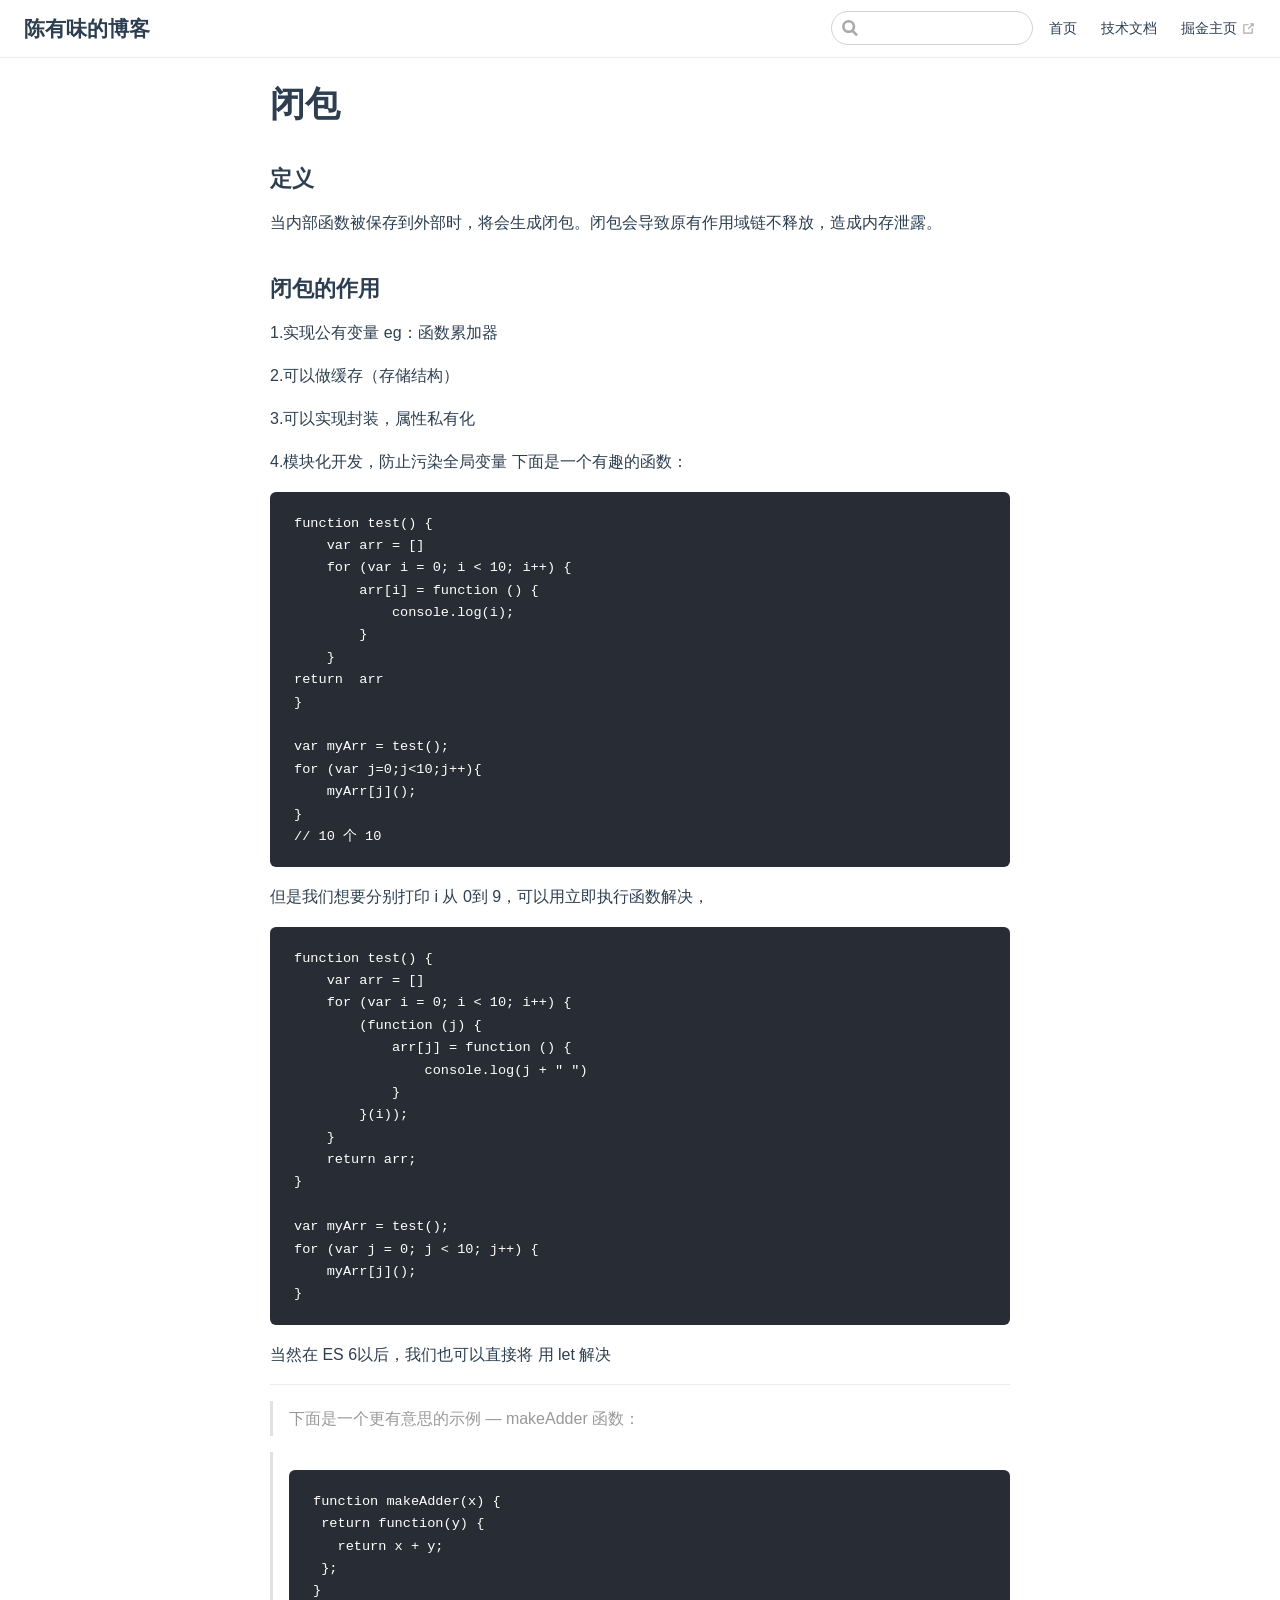
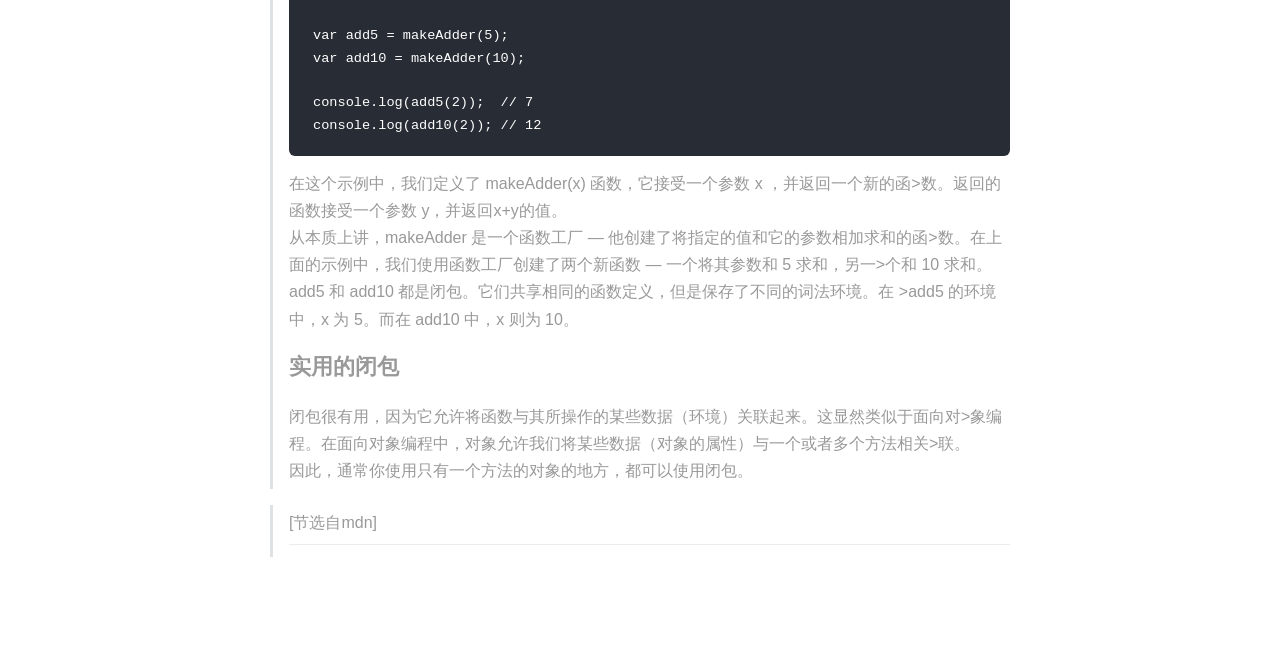
<file: src/js/closure/closure.html>
<!DOCTYPE html>
<html lang="en-US">
  <head>
    <meta charset="utf-8">
    <meta name="viewport" content="width=device-width,initial-scale=1">
    <title>闭包 | 陈有味的博客</title>
    <meta name="generator" content="VuePress 1.4.1">
    
    <meta name="description" content="">
    <link rel="preload" href="/assets/css/0.styles.394bce0c.css" as="style"><link rel="preload" href="/assets/js/app.75c152cd.js" as="script"><link rel="preload" href="/assets/js/2.2fae5650.js" as="script"><link rel="preload" href="/assets/js/8.97018c27.js" as="script"><link rel="prefetch" href="/assets/js/10.b2eec772.js"><link rel="prefetch" href="/assets/js/11.5c00fcf9.js"><link rel="prefetch" href="/assets/js/12.ffc6871e.js"><link rel="prefetch" href="/assets/js/13.22305f9f.js"><link rel="prefetch" href="/assets/js/14.7792e3ef.js"><link rel="prefetch" href="/assets/js/15.267b5919.js"><link rel="prefetch" href="/assets/js/16.302d65de.js"><link rel="prefetch" href="/assets/js/3.5227e26a.js"><link rel="prefetch" href="/assets/js/4.dd947af9.js"><link rel="prefetch" href="/assets/js/5.527d9ade.js"><link rel="prefetch" href="/assets/js/6.de0a62a7.js"><link rel="prefetch" href="/assets/js/7.f2726175.js"><link rel="prefetch" href="/assets/js/9.4cd96d88.js">
    <link rel="stylesheet" href="/assets/css/0.styles.394bce0c.css">
  </head>
  <body>
    <div id="app" data-server-rendered="true"><div class="theme-container no-sidebar"><header class="navbar"><div class="sidebar-button"><svg xmlns="http://www.w3.org/2000/svg" aria-hidden="true" role="img" viewBox="0 0 448 512" class="icon"><path fill="currentColor" d="M436 124H12c-6.627 0-12-5.373-12-12V80c0-6.627 5.373-12 12-12h424c6.627 0 12 5.373 12 12v32c0 6.627-5.373 12-12 12zm0 160H12c-6.627 0-12-5.373-12-12v-32c0-6.627 5.373-12 12-12h424c6.627 0 12 5.373 12 12v32c0 6.627-5.373 12-12 12zm0 160H12c-6.627 0-12-5.373-12-12v-32c0-6.627 5.373-12 12-12h424c6.627 0 12 5.373 12 12v32c0 6.627-5.373 12-12 12z"></path></svg></div> <a href="/" class="home-link router-link-active"><!----> <span class="site-name">陈有味的博客</span></a> <div class="links"><div class="search-box"><input aria-label="Search" autocomplete="off" spellcheck="false" value=""> <!----></div> <nav class="nav-links can-hide"><div class="nav-item"><a href="/" class="nav-link">
  首页
</a></div><div class="nav-item"><a href="/tech/interview/my-blog.html" class="nav-link">
  技术文档
</a></div><div class="nav-item"><a href="https://juejin.im/user/5cfb6de251882571c37f17aa/posts" target="_blank" rel="noopener noreferrer" class="nav-link external">
  掘金主页
  <svg xmlns="http://www.w3.org/2000/svg" aria-hidden="true" x="0px" y="0px" viewBox="0 0 100 100" width="15" height="15" class="icon outbound"><path fill="currentColor" d="M18.8,85.1h56l0,0c2.2,0,4-1.8,4-4v-32h-8v28h-48v-48h28v-8h-32l0,0c-2.2,0-4,1.8-4,4v56C14.8,83.3,16.6,85.1,18.8,85.1z"></path> <polygon fill="currentColor" points="45.7,48.7 51.3,54.3 77.2,28.5 77.2,37.2 85.2,37.2 85.2,14.9 62.8,14.9 62.8,22.9 71.5,22.9"></polygon></svg></a></div> <!----></nav></div></header> <div class="sidebar-mask"></div> <aside class="sidebar"><nav class="nav-links"><div class="nav-item"><a href="/" class="nav-link">
  首页
</a></div><div class="nav-item"><a href="/tech/interview/my-blog.html" class="nav-link">
  技术文档
</a></div><div class="nav-item"><a href="https://juejin.im/user/5cfb6de251882571c37f17aa/posts" target="_blank" rel="noopener noreferrer" class="nav-link external">
  掘金主页
  <svg xmlns="http://www.w3.org/2000/svg" aria-hidden="true" x="0px" y="0px" viewBox="0 0 100 100" width="15" height="15" class="icon outbound"><path fill="currentColor" d="M18.8,85.1h56l0,0c2.2,0,4-1.8,4-4v-32h-8v28h-48v-48h28v-8h-32l0,0c-2.2,0-4,1.8-4,4v56C14.8,83.3,16.6,85.1,18.8,85.1z"></path> <polygon fill="currentColor" points="45.7,48.7 51.3,54.3 77.2,28.5 77.2,37.2 85.2,37.2 85.2,14.9 62.8,14.9 62.8,22.9 71.5,22.9"></polygon></svg></a></div> <!----></nav>  <!----> </aside> <main class="page"> <div class="theme-default-content content__default"><h1 id="闭包"><a href="#闭包" class="header-anchor">#</a> 闭包</h1> <h3 id="定义"><a href="#定义" class="header-anchor">#</a> 定义</h3> <p>当内部函数被保存到外部时，将会生成闭包。闭包会导致原有作用域链不释放，造成内存泄露。</p> <h3 id="闭包的作用"><a href="#闭包的作用" class="header-anchor">#</a> 闭包的作用</h3> <p>1.实现公有变量
eg：函数累加器</p> <p>2.可以做缓存（存储结构）</p> <p>3.可以实现封装，属性私有化</p> <p>4.模块化开发，防止污染全局变量
下面是一个有趣的函数：</p> <div class="language- extra-class"><pre class="language-text"><code>function test() {
    var arr = []
    for (var i = 0; i &lt; 10; i++) {
        arr[i] = function () {
            console.log(i);
        }
    }
return  arr
}

var myArr = test();
for (var j=0;j&lt;10;j++){
    myArr[j]();
}
// 10 个 10
</code></pre></div><p>但是我们想要分别打印 i 从 0到 9，可以用立即执行函数解决，</p> <div class="language- extra-class"><pre class="language-text"><code>function test() {
    var arr = []
    for (var i = 0; i &lt; 10; i++) {
        (function (j) {
            arr[j] = function () {
                console.log(j + &quot; &quot;)
            }
        }(i));
    }
    return arr;
}

var myArr = test();
for (var j = 0; j &lt; 10; j++) {
    myArr[j]();
}
</code></pre></div><p>当然在 ES 6以后，我们也可以直接将 用 let 解决</p> <hr> <blockquote><p>下面是一个更有意思的示例 — makeAdder 函数：</p></blockquote> <blockquote><div class="language- extra-class"><pre class="language-text"><code>function makeAdder(x) {
 return function(y) {
   return x + y;
 };
}

var add5 = makeAdder(5);
var add10 = makeAdder(10);

console.log(add5(2));  // 7
console.log(add10(2)); // 12
</code></pre></div><p>在这个示例中，我们定义了 makeAdder(x) 函数，它接受一个参数 x ，并返回一个新的函&gt;数。返回的函数接受一个参数 y，并返回x+y的值。</p> <p>从本质上讲，makeAdder 是一个函数工厂 — 他创建了将指定的值和它的参数相加求和的函&gt;数。在上面的示例中，我们使用函数工厂创建了两个新函数 — 一个将其参数和 5 求和，另一&gt;个和 10 求和。</p> <p>add5 和 add10 都是闭包。它们共享相同的函数定义，但是保存了不同的词法环境。在 &gt;add5 的环境中，x 为 5。而在 add10 中，x 则为 10。</p> <h3 id="实用的闭包"><a href="#实用的闭包" class="header-anchor">#</a> 实用的闭包</h3> <p>闭包很有用，因为它允许将函数与其所操作的某些数据（环境）关联起来。这显然类似于面向对&gt;象编程。在面向对象编程中，对象允许我们将某些数据（对象的属性）与一个或者多个方法相关&gt;联。</p> <p>因此，通常你使用只有一个方法的对象的地方，都可以使用闭包。</p></blockquote> <blockquote><p>[节选自mdn]<br></p><hr><p></p></blockquote></div> <footer class="page-edit"><!----> <!----></footer> <!----> </main></div><div class="global-ui"></div></div>
    <script src="/assets/js/app.75c152cd.js" defer></script><script src="/assets/js/2.2fae5650.js" defer></script><script src="/assets/js/8.97018c27.js" defer></script>
  </body>
</html>
</file>
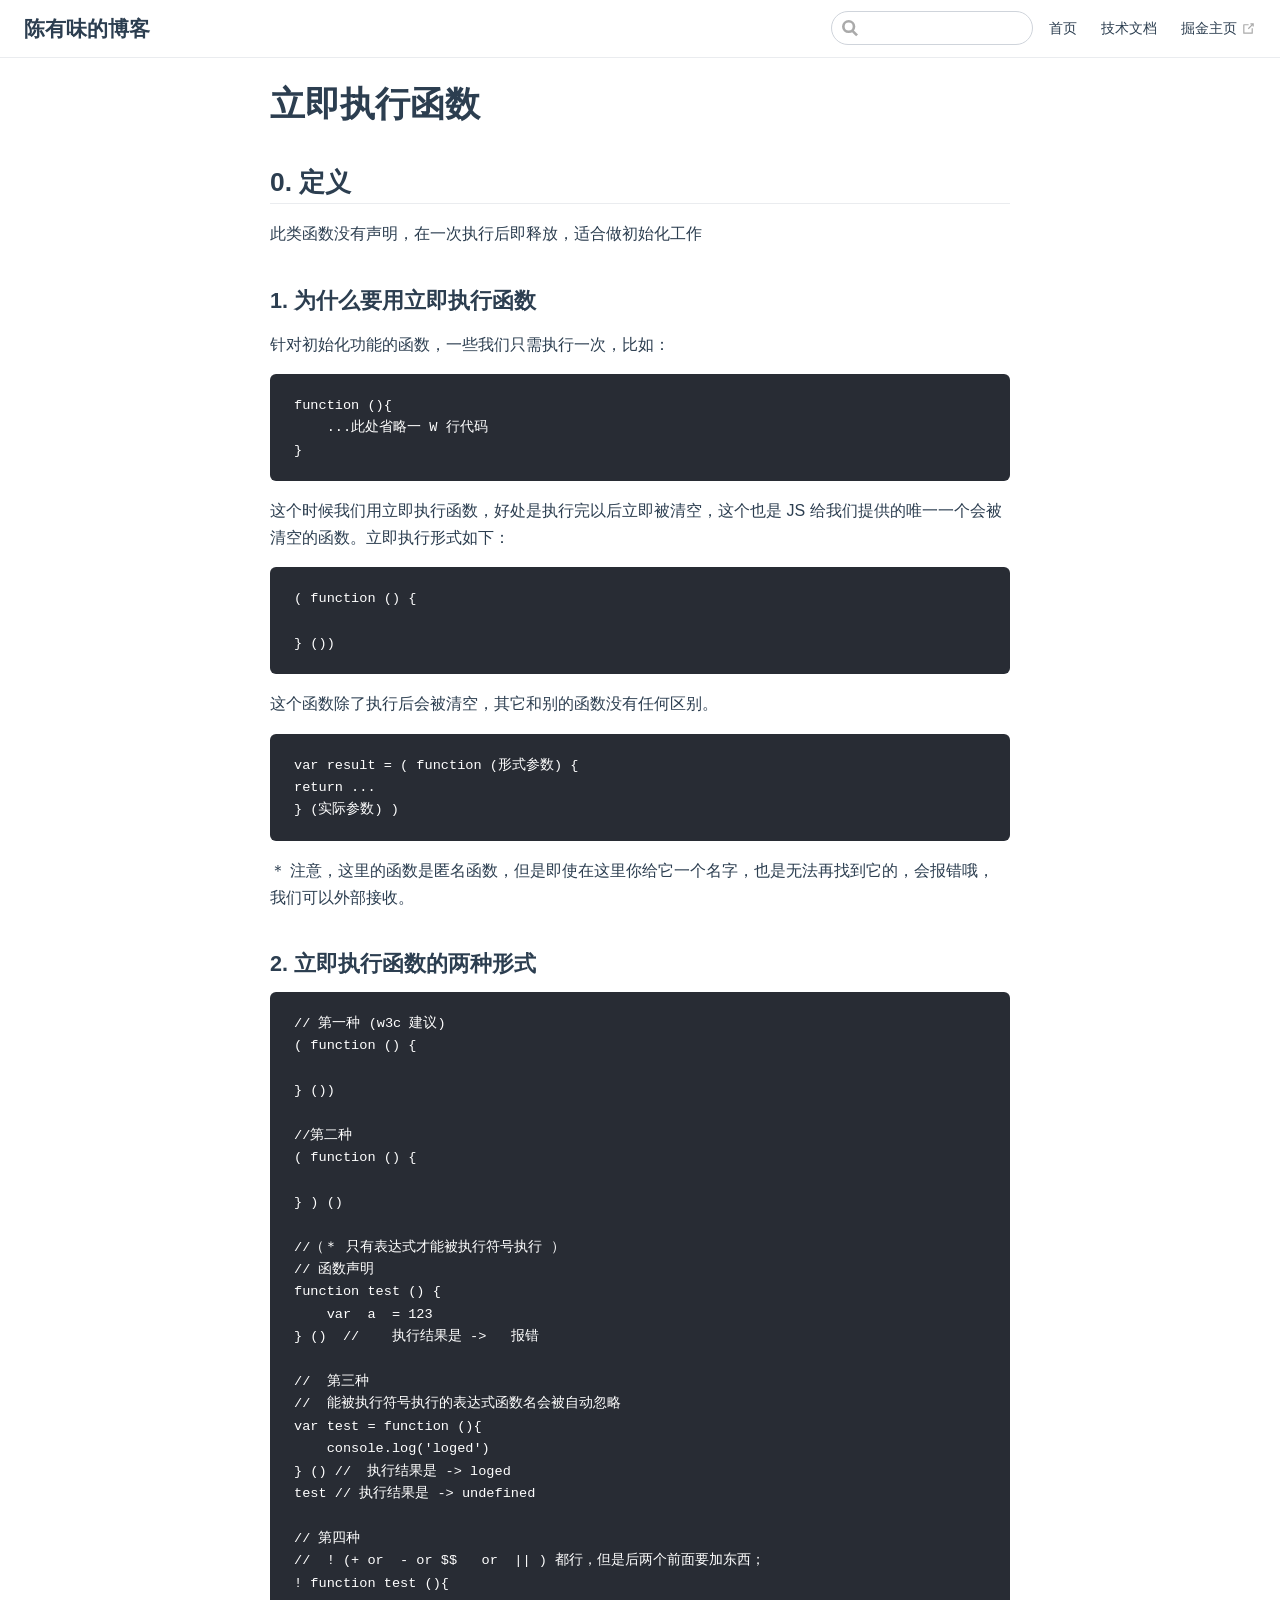
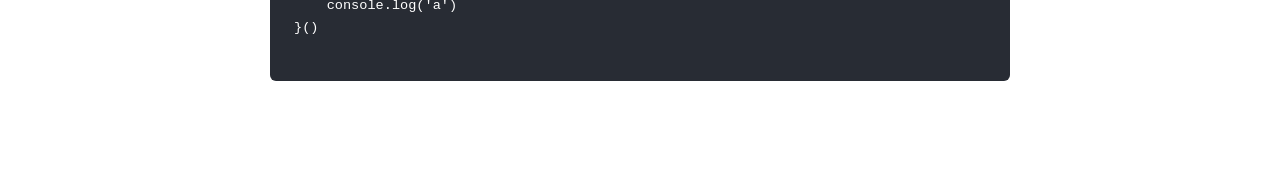
<file: src/js/IIFE/iife.html>
<!DOCTYPE html>
<html lang="en-US">
  <head>
    <meta charset="utf-8">
    <meta name="viewport" content="width=device-width,initial-scale=1">
    <title>立即执行函数 | 陈有味的博客</title>
    <meta name="generator" content="VuePress 1.4.1">
    
    <meta name="description" content="">
    <link rel="preload" href="/assets/css/0.styles.394bce0c.css" as="style"><link rel="preload" href="/assets/js/app.75c152cd.js" as="script"><link rel="preload" href="/assets/js/2.2fae5650.js" as="script"><link rel="preload" href="/assets/js/7.f2726175.js" as="script"><link rel="prefetch" href="/assets/js/10.b2eec772.js"><link rel="prefetch" href="/assets/js/11.5c00fcf9.js"><link rel="prefetch" href="/assets/js/12.ffc6871e.js"><link rel="prefetch" href="/assets/js/13.22305f9f.js"><link rel="prefetch" href="/assets/js/14.7792e3ef.js"><link rel="prefetch" href="/assets/js/15.267b5919.js"><link rel="prefetch" href="/assets/js/16.302d65de.js"><link rel="prefetch" href="/assets/js/3.5227e26a.js"><link rel="prefetch" href="/assets/js/4.dd947af9.js"><link rel="prefetch" href="/assets/js/5.527d9ade.js"><link rel="prefetch" href="/assets/js/6.de0a62a7.js"><link rel="prefetch" href="/assets/js/8.97018c27.js"><link rel="prefetch" href="/assets/js/9.4cd96d88.js">
    <link rel="stylesheet" href="/assets/css/0.styles.394bce0c.css">
  </head>
  <body>
    <div id="app" data-server-rendered="true"><div class="theme-container no-sidebar"><header class="navbar"><div class="sidebar-button"><svg xmlns="http://www.w3.org/2000/svg" aria-hidden="true" role="img" viewBox="0 0 448 512" class="icon"><path fill="currentColor" d="M436 124H12c-6.627 0-12-5.373-12-12V80c0-6.627 5.373-12 12-12h424c6.627 0 12 5.373 12 12v32c0 6.627-5.373 12-12 12zm0 160H12c-6.627 0-12-5.373-12-12v-32c0-6.627 5.373-12 12-12h424c6.627 0 12 5.373 12 12v32c0 6.627-5.373 12-12 12zm0 160H12c-6.627 0-12-5.373-12-12v-32c0-6.627 5.373-12 12-12h424c6.627 0 12 5.373 12 12v32c0 6.627-5.373 12-12 12z"></path></svg></div> <a href="/" class="home-link router-link-active"><!----> <span class="site-name">陈有味的博客</span></a> <div class="links"><div class="search-box"><input aria-label="Search" autocomplete="off" spellcheck="false" value=""> <!----></div> <nav class="nav-links can-hide"><div class="nav-item"><a href="/" class="nav-link">
  首页
</a></div><div class="nav-item"><a href="/tech/interview/my-blog.html" class="nav-link">
  技术文档
</a></div><div class="nav-item"><a href="https://juejin.im/user/5cfb6de251882571c37f17aa/posts" target="_blank" rel="noopener noreferrer" class="nav-link external">
  掘金主页
  <svg xmlns="http://www.w3.org/2000/svg" aria-hidden="true" x="0px" y="0px" viewBox="0 0 100 100" width="15" height="15" class="icon outbound"><path fill="currentColor" d="M18.8,85.1h56l0,0c2.2,0,4-1.8,4-4v-32h-8v28h-48v-48h28v-8h-32l0,0c-2.2,0-4,1.8-4,4v56C14.8,83.3,16.6,85.1,18.8,85.1z"></path> <polygon fill="currentColor" points="45.7,48.7 51.3,54.3 77.2,28.5 77.2,37.2 85.2,37.2 85.2,14.9 62.8,14.9 62.8,22.9 71.5,22.9"></polygon></svg></a></div> <!----></nav></div></header> <div class="sidebar-mask"></div> <aside class="sidebar"><nav class="nav-links"><div class="nav-item"><a href="/" class="nav-link">
  首页
</a></div><div class="nav-item"><a href="/tech/interview/my-blog.html" class="nav-link">
  技术文档
</a></div><div class="nav-item"><a href="https://juejin.im/user/5cfb6de251882571c37f17aa/posts" target="_blank" rel="noopener noreferrer" class="nav-link external">
  掘金主页
  <svg xmlns="http://www.w3.org/2000/svg" aria-hidden="true" x="0px" y="0px" viewBox="0 0 100 100" width="15" height="15" class="icon outbound"><path fill="currentColor" d="M18.8,85.1h56l0,0c2.2,0,4-1.8,4-4v-32h-8v28h-48v-48h28v-8h-32l0,0c-2.2,0-4,1.8-4,4v56C14.8,83.3,16.6,85.1,18.8,85.1z"></path> <polygon fill="currentColor" points="45.7,48.7 51.3,54.3 77.2,28.5 77.2,37.2 85.2,37.2 85.2,14.9 62.8,14.9 62.8,22.9 71.5,22.9"></polygon></svg></a></div> <!----></nav>  <!----> </aside> <main class="page"> <div class="theme-default-content content__default"><h1 id="立即执行函数"><a href="#立即执行函数" class="header-anchor">#</a> 立即执行函数</h1> <h2 id="_0-定义"><a href="#_0-定义" class="header-anchor">#</a> 0. 定义</h2> <p>此类函数没有声明，在一次执行后即释放，适合做初始化工作</p> <h3 id="_1-为什么要用立即执行函数"><a href="#_1-为什么要用立即执行函数" class="header-anchor">#</a> 1. 为什么要用立即执行函数</h3> <p>针对初始化功能的函数，一些我们只需执行一次，比如：</p> <div class="language- extra-class"><pre class="language-text"><code>function (){
    ...此处省略一 W 行代码
}
</code></pre></div><p>这个时候我们用立即执行函数，好处是执行完以后立即被清空，这个也是 JS 给我们提供的唯一一个会被清空的函数。立即执行形式如下：</p> <div class="language- extra-class"><pre class="language-text"><code>( function () {

} ())
</code></pre></div><p>这个函数除了执行后会被清空，其它和别的函数没有任何区别。</p> <div class="language- extra-class"><pre class="language-text"><code>var result = ( function (形式参数) {
return ...
} (实际参数) )
</code></pre></div><p>＊ 注意，这里的函数是匿名函数，但是即使在这里你给它一个名字，也是无法再找到它的，会报错哦，我们可以外部接收。</p> <h3 id="_2-立即执行函数的两种形式"><a href="#_2-立即执行函数的两种形式" class="header-anchor">#</a> 2. 立即执行函数的两种形式</h3> <div class="language- extra-class"><pre class="language-text"><code>// 第一种 (w3c 建议)
( function () {

} ())

//第二种
( function () {

} ) ()

//（＊ 只有表达式才能被执行符号执行 ）
// 函数声明
function test () {
    var  a  = 123
} ()  //    执行结果是 -&gt;   报错    

//  第三种
//  能被执行符号执行的表达式函数名会被自动忽略
var test = function (){
    console.log('loged')
} () //  执行结果是 -&gt; loged
test // 执行结果是 -&gt; undefined

// 第四种
//  ! (+ or  - or $$   or  || ) 都行，但是后两个前面要加东西；
! function test (){
    console.log('a')
}()

</code></pre></div></div> <footer class="page-edit"><!----> <!----></footer> <!----> </main></div><div class="global-ui"></div></div>
    <script src="/assets/js/app.75c152cd.js" defer></script><script src="/assets/js/2.2fae5650.js" defer></script><script src="/assets/js/7.f2726175.js" defer></script>
  </body>
</html>
</file>
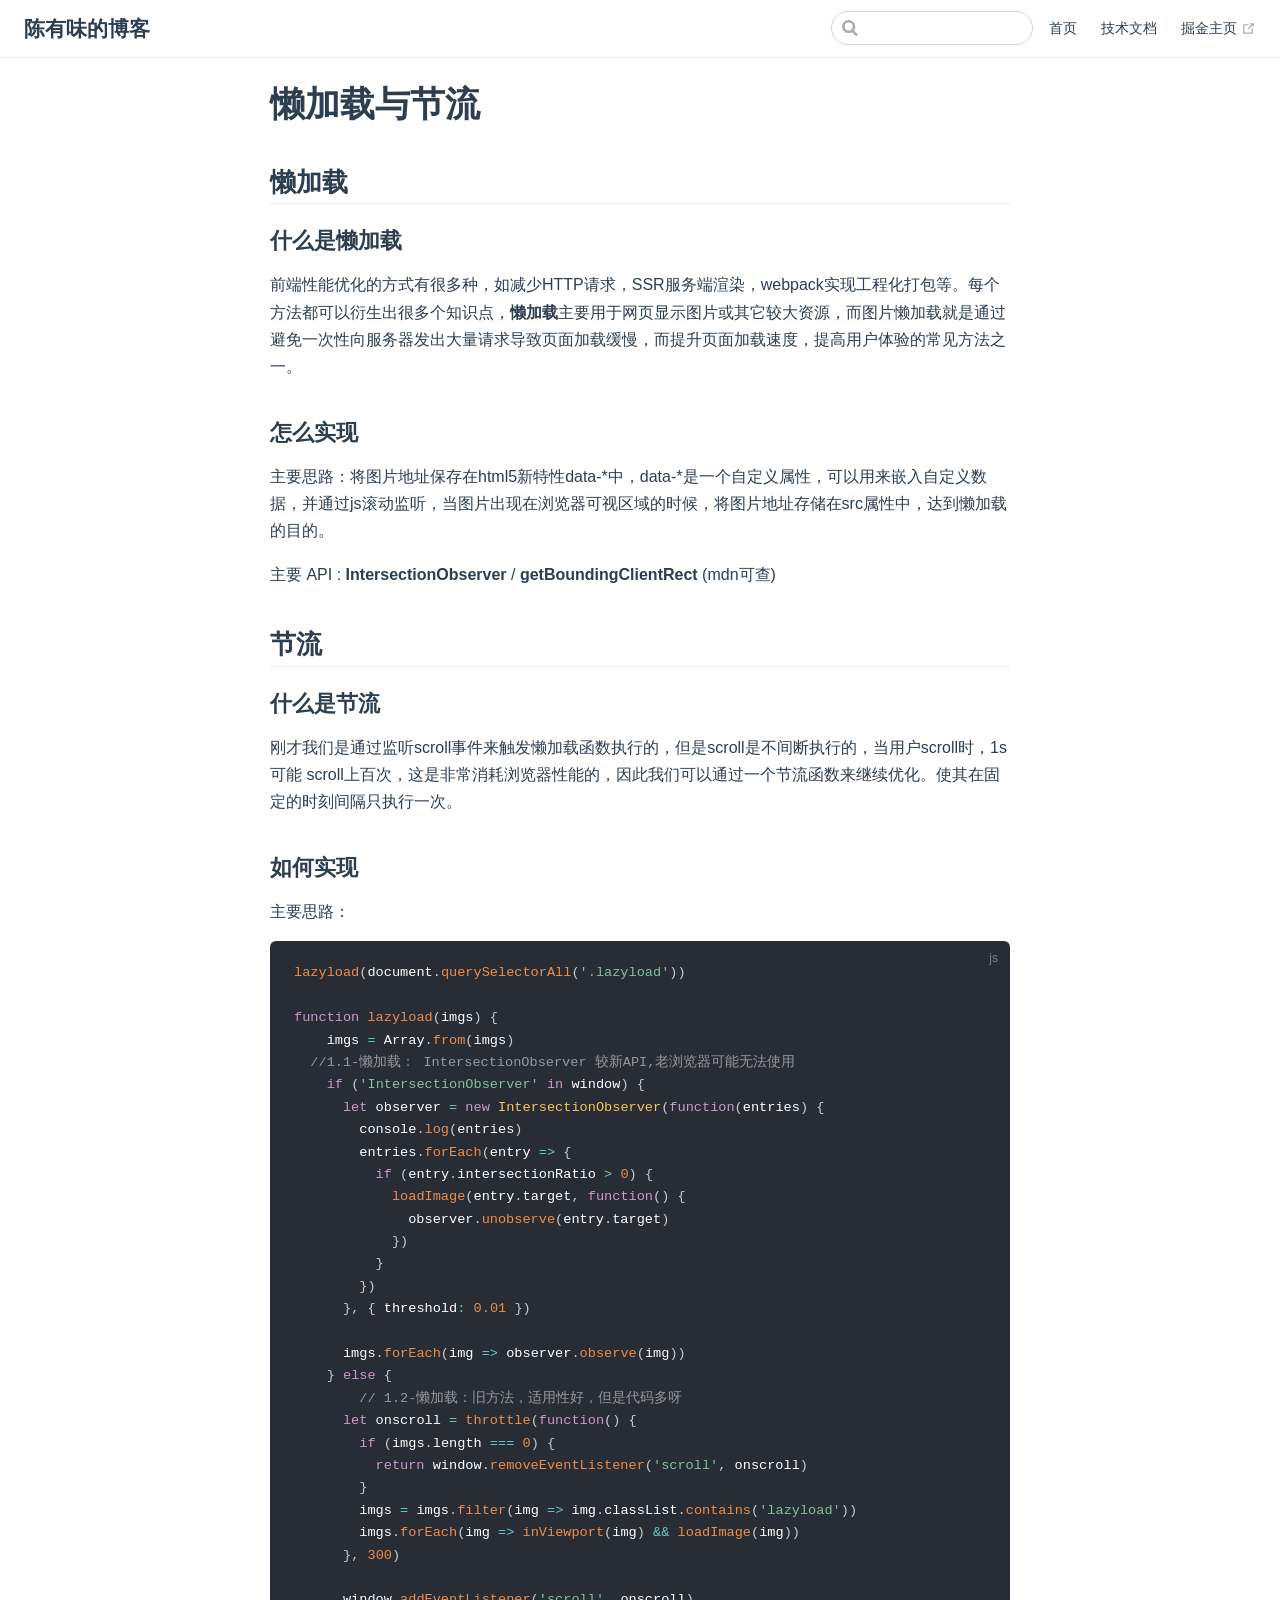
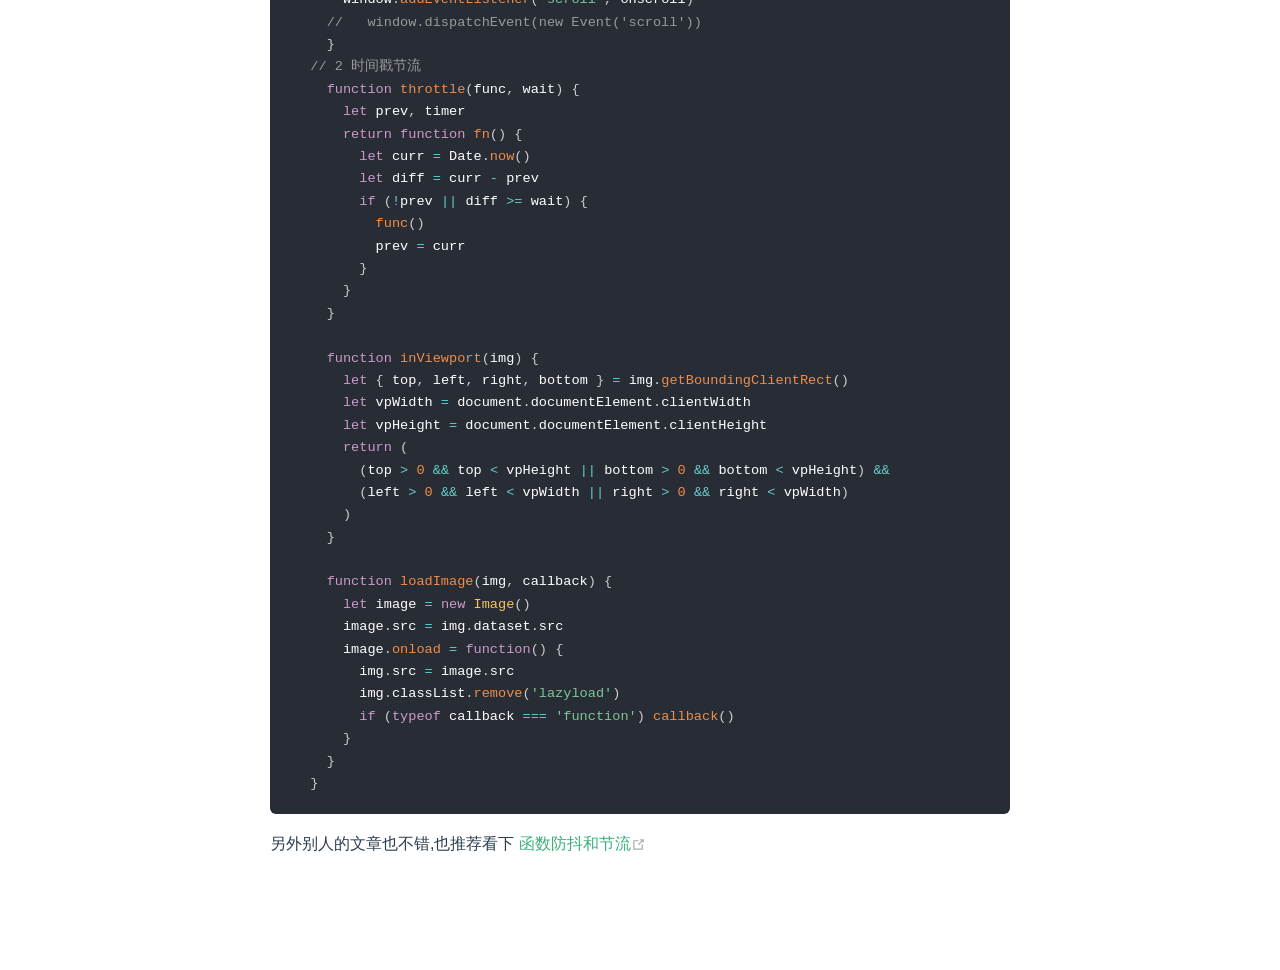
<file: src/js/lazyload/lazyload.html>
<!DOCTYPE html>
<html lang="en-US">
  <head>
    <meta charset="utf-8">
    <meta name="viewport" content="width=device-width,initial-scale=1">
    <title>懒加载与节流 | 陈有味的博客</title>
    <meta name="generator" content="VuePress 1.4.1">
    
    <meta name="description" content="">
    <link rel="preload" href="/assets/css/0.styles.394bce0c.css" as="style"><link rel="preload" href="/assets/js/app.75c152cd.js" as="script"><link rel="preload" href="/assets/js/2.2fae5650.js" as="script"><link rel="preload" href="/assets/js/9.4cd96d88.js" as="script"><link rel="prefetch" href="/assets/js/10.b2eec772.js"><link rel="prefetch" href="/assets/js/11.5c00fcf9.js"><link rel="prefetch" href="/assets/js/12.ffc6871e.js"><link rel="prefetch" href="/assets/js/13.22305f9f.js"><link rel="prefetch" href="/assets/js/14.7792e3ef.js"><link rel="prefetch" href="/assets/js/15.267b5919.js"><link rel="prefetch" href="/assets/js/16.302d65de.js"><link rel="prefetch" href="/assets/js/3.5227e26a.js"><link rel="prefetch" href="/assets/js/4.dd947af9.js"><link rel="prefetch" href="/assets/js/5.527d9ade.js"><link rel="prefetch" href="/assets/js/6.de0a62a7.js"><link rel="prefetch" href="/assets/js/7.f2726175.js"><link rel="prefetch" href="/assets/js/8.97018c27.js">
    <link rel="stylesheet" href="/assets/css/0.styles.394bce0c.css">
  </head>
  <body>
    <div id="app" data-server-rendered="true"><div class="theme-container no-sidebar"><header class="navbar"><div class="sidebar-button"><svg xmlns="http://www.w3.org/2000/svg" aria-hidden="true" role="img" viewBox="0 0 448 512" class="icon"><path fill="currentColor" d="M436 124H12c-6.627 0-12-5.373-12-12V80c0-6.627 5.373-12 12-12h424c6.627 0 12 5.373 12 12v32c0 6.627-5.373 12-12 12zm0 160H12c-6.627 0-12-5.373-12-12v-32c0-6.627 5.373-12 12-12h424c6.627 0 12 5.373 12 12v32c0 6.627-5.373 12-12 12zm0 160H12c-6.627 0-12-5.373-12-12v-32c0-6.627 5.373-12 12-12h424c6.627 0 12 5.373 12 12v32c0 6.627-5.373 12-12 12z"></path></svg></div> <a href="/" class="home-link router-link-active"><!----> <span class="site-name">陈有味的博客</span></a> <div class="links"><div class="search-box"><input aria-label="Search" autocomplete="off" spellcheck="false" value=""> <!----></div> <nav class="nav-links can-hide"><div class="nav-item"><a href="/" class="nav-link">
  首页
</a></div><div class="nav-item"><a href="/tech/interview/my-blog.html" class="nav-link">
  技术文档
</a></div><div class="nav-item"><a href="https://juejin.im/user/5cfb6de251882571c37f17aa/posts" target="_blank" rel="noopener noreferrer" class="nav-link external">
  掘金主页
  <svg xmlns="http://www.w3.org/2000/svg" aria-hidden="true" x="0px" y="0px" viewBox="0 0 100 100" width="15" height="15" class="icon outbound"><path fill="currentColor" d="M18.8,85.1h56l0,0c2.2,0,4-1.8,4-4v-32h-8v28h-48v-48h28v-8h-32l0,0c-2.2,0-4,1.8-4,4v56C14.8,83.3,16.6,85.1,18.8,85.1z"></path> <polygon fill="currentColor" points="45.7,48.7 51.3,54.3 77.2,28.5 77.2,37.2 85.2,37.2 85.2,14.9 62.8,14.9 62.8,22.9 71.5,22.9"></polygon></svg></a></div> <!----></nav></div></header> <div class="sidebar-mask"></div> <aside class="sidebar"><nav class="nav-links"><div class="nav-item"><a href="/" class="nav-link">
  首页
</a></div><div class="nav-item"><a href="/tech/interview/my-blog.html" class="nav-link">
  技术文档
</a></div><div class="nav-item"><a href="https://juejin.im/user/5cfb6de251882571c37f17aa/posts" target="_blank" rel="noopener noreferrer" class="nav-link external">
  掘金主页
  <svg xmlns="http://www.w3.org/2000/svg" aria-hidden="true" x="0px" y="0px" viewBox="0 0 100 100" width="15" height="15" class="icon outbound"><path fill="currentColor" d="M18.8,85.1h56l0,0c2.2,0,4-1.8,4-4v-32h-8v28h-48v-48h28v-8h-32l0,0c-2.2,0-4,1.8-4,4v56C14.8,83.3,16.6,85.1,18.8,85.1z"></path> <polygon fill="currentColor" points="45.7,48.7 51.3,54.3 77.2,28.5 77.2,37.2 85.2,37.2 85.2,14.9 62.8,14.9 62.8,22.9 71.5,22.9"></polygon></svg></a></div> <!----></nav>  <!----> </aside> <main class="page"> <div class="theme-default-content content__default"><h1 id="懒加载与节流"><a href="#懒加载与节流" class="header-anchor">#</a> 懒加载与节流</h1> <h2 id="懒加载"><a href="#懒加载" class="header-anchor">#</a> 懒加载</h2> <h3 id="什么是懒加载"><a href="#什么是懒加载" class="header-anchor">#</a> 什么是懒加载</h3> <p>前端性能优化的方式有很多种，如减少HTTP请求，SSR服务端渲染，webpack实现工程化打包等。每个方法都可以衍生出很多个知识点，<strong>懒加载</strong>主要用于网页显示图片或其它较大资源，而图片懒加载就是通过避免一次性向服务器发出大量请求导致页面加载缓慢，而提升页面加载速度，提高用户体验的常见方法之一。</p> <h3 id="怎么实现"><a href="#怎么实现" class="header-anchor">#</a> 怎么实现</h3> <p>主要思路：将图片地址保存在html5新特性data-*中，data-*是一个自定义属性，可以用来嵌入自定义数据，并通过js滚动监听，当图片出现在浏览器可视区域的时候，将图片地址存储在src属性中，达到懒加载的目的。</p> <p>主要 API : <strong>IntersectionObserver</strong> / <strong>getBoundingClientRect</strong> (mdn可查)</p> <h2 id="节流"><a href="#节流" class="header-anchor">#</a> 节流</h2> <h3 id="什么是节流"><a href="#什么是节流" class="header-anchor">#</a> 什么是节流</h3> <p>刚才我们是通过监听scroll事件来触发懒加载函数执行的，但是scroll是不间断执行的，当用户scroll时，1s可能 scroll上百次，这是非常消耗浏览器性能的，因此我们可以通过一个节流函数来继续优化。使其在固定的时刻间隔只执行一次。</p> <h3 id="如何实现"><a href="#如何实现" class="header-anchor">#</a> 如何实现</h3> <p>主要思路：</p> <div class="language-javascript extra-class"><pre class="language-javascript"><code><span class="token function">lazyload</span><span class="token punctuation">(</span>document<span class="token punctuation">.</span><span class="token function">querySelectorAll</span><span class="token punctuation">(</span><span class="token string">'.lazyload'</span><span class="token punctuation">)</span><span class="token punctuation">)</span>

<span class="token keyword">function</span> <span class="token function">lazyload</span><span class="token punctuation">(</span><span class="token parameter">imgs</span><span class="token punctuation">)</span> <span class="token punctuation">{</span>
    imgs <span class="token operator">=</span> Array<span class="token punctuation">.</span><span class="token function">from</span><span class="token punctuation">(</span>imgs<span class="token punctuation">)</span>
  <span class="token comment">//1.1-懒加载： IntersectionObserver 较新API,老浏览器可能无法使用</span>
    <span class="token keyword">if</span> <span class="token punctuation">(</span><span class="token string">'IntersectionObserver'</span> <span class="token keyword">in</span> window<span class="token punctuation">)</span> <span class="token punctuation">{</span>
      <span class="token keyword">let</span> observer <span class="token operator">=</span> <span class="token keyword">new</span> <span class="token class-name">IntersectionObserver</span><span class="token punctuation">(</span><span class="token keyword">function</span><span class="token punctuation">(</span><span class="token parameter">entries</span><span class="token punctuation">)</span> <span class="token punctuation">{</span>
        console<span class="token punctuation">.</span><span class="token function">log</span><span class="token punctuation">(</span>entries<span class="token punctuation">)</span>
        entries<span class="token punctuation">.</span><span class="token function">forEach</span><span class="token punctuation">(</span><span class="token parameter">entry</span> <span class="token operator">=&gt;</span> <span class="token punctuation">{</span>
          <span class="token keyword">if</span> <span class="token punctuation">(</span>entry<span class="token punctuation">.</span>intersectionRatio <span class="token operator">&gt;</span> <span class="token number">0</span><span class="token punctuation">)</span> <span class="token punctuation">{</span>
            <span class="token function">loadImage</span><span class="token punctuation">(</span>entry<span class="token punctuation">.</span>target<span class="token punctuation">,</span> <span class="token keyword">function</span><span class="token punctuation">(</span><span class="token punctuation">)</span> <span class="token punctuation">{</span>
              observer<span class="token punctuation">.</span><span class="token function">unobserve</span><span class="token punctuation">(</span>entry<span class="token punctuation">.</span>target<span class="token punctuation">)</span>
            <span class="token punctuation">}</span><span class="token punctuation">)</span>
          <span class="token punctuation">}</span>
        <span class="token punctuation">}</span><span class="token punctuation">)</span>
      <span class="token punctuation">}</span><span class="token punctuation">,</span> <span class="token punctuation">{</span> threshold<span class="token operator">:</span> <span class="token number">0.01</span> <span class="token punctuation">}</span><span class="token punctuation">)</span>
    
      imgs<span class="token punctuation">.</span><span class="token function">forEach</span><span class="token punctuation">(</span><span class="token parameter">img</span> <span class="token operator">=&gt;</span> observer<span class="token punctuation">.</span><span class="token function">observe</span><span class="token punctuation">(</span>img<span class="token punctuation">)</span><span class="token punctuation">)</span>
    <span class="token punctuation">}</span> <span class="token keyword">else</span> <span class="token punctuation">{</span>
        <span class="token comment">// 1.2-懒加载：旧方法，适用性好，但是代码多呀</span>
      <span class="token keyword">let</span> onscroll <span class="token operator">=</span> <span class="token function">throttle</span><span class="token punctuation">(</span><span class="token keyword">function</span><span class="token punctuation">(</span><span class="token punctuation">)</span> <span class="token punctuation">{</span>
        <span class="token keyword">if</span> <span class="token punctuation">(</span>imgs<span class="token punctuation">.</span>length <span class="token operator">===</span> <span class="token number">0</span><span class="token punctuation">)</span> <span class="token punctuation">{</span>
          <span class="token keyword">return</span> window<span class="token punctuation">.</span><span class="token function">removeEventListener</span><span class="token punctuation">(</span><span class="token string">'scroll'</span><span class="token punctuation">,</span> onscroll<span class="token punctuation">)</span>
        <span class="token punctuation">}</span>
        imgs <span class="token operator">=</span> imgs<span class="token punctuation">.</span><span class="token function">filter</span><span class="token punctuation">(</span><span class="token parameter">img</span> <span class="token operator">=&gt;</span> img<span class="token punctuation">.</span>classList<span class="token punctuation">.</span><span class="token function">contains</span><span class="token punctuation">(</span><span class="token string">'lazyload'</span><span class="token punctuation">)</span><span class="token punctuation">)</span>
        imgs<span class="token punctuation">.</span><span class="token function">forEach</span><span class="token punctuation">(</span><span class="token parameter">img</span> <span class="token operator">=&gt;</span> <span class="token function">inViewport</span><span class="token punctuation">(</span>img<span class="token punctuation">)</span> <span class="token operator">&amp;&amp;</span> <span class="token function">loadImage</span><span class="token punctuation">(</span>img<span class="token punctuation">)</span><span class="token punctuation">)</span>
      <span class="token punctuation">}</span><span class="token punctuation">,</span> <span class="token number">300</span><span class="token punctuation">)</span>
    
      window<span class="token punctuation">.</span><span class="token function">addEventListener</span><span class="token punctuation">(</span><span class="token string">'scroll'</span><span class="token punctuation">,</span> onscroll<span class="token punctuation">)</span>
    <span class="token comment">//   window.dispatchEvent(new Event('scroll'))</span>
    <span class="token punctuation">}</span>
  <span class="token comment">// 2 时间戳节流</span>
    <span class="token keyword">function</span> <span class="token function">throttle</span><span class="token punctuation">(</span><span class="token parameter">func<span class="token punctuation">,</span> wait</span><span class="token punctuation">)</span> <span class="token punctuation">{</span>
      <span class="token keyword">let</span> prev<span class="token punctuation">,</span> timer
      <span class="token keyword">return</span> <span class="token keyword">function</span> <span class="token function">fn</span><span class="token punctuation">(</span><span class="token punctuation">)</span> <span class="token punctuation">{</span>
        <span class="token keyword">let</span> curr <span class="token operator">=</span> Date<span class="token punctuation">.</span><span class="token function">now</span><span class="token punctuation">(</span><span class="token punctuation">)</span>
        <span class="token keyword">let</span> diff <span class="token operator">=</span> curr <span class="token operator">-</span> prev
        <span class="token keyword">if</span> <span class="token punctuation">(</span><span class="token operator">!</span>prev <span class="token operator">||</span> diff <span class="token operator">&gt;=</span> wait<span class="token punctuation">)</span> <span class="token punctuation">{</span>
          <span class="token function">func</span><span class="token punctuation">(</span><span class="token punctuation">)</span>
          prev <span class="token operator">=</span> curr
        <span class="token punctuation">}</span>
      <span class="token punctuation">}</span>
    <span class="token punctuation">}</span>
  
    <span class="token keyword">function</span> <span class="token function">inViewport</span><span class="token punctuation">(</span><span class="token parameter">img</span><span class="token punctuation">)</span> <span class="token punctuation">{</span>
      <span class="token keyword">let</span> <span class="token punctuation">{</span> top<span class="token punctuation">,</span> left<span class="token punctuation">,</span> right<span class="token punctuation">,</span> bottom <span class="token punctuation">}</span> <span class="token operator">=</span> img<span class="token punctuation">.</span><span class="token function">getBoundingClientRect</span><span class="token punctuation">(</span><span class="token punctuation">)</span>
      <span class="token keyword">let</span> vpWidth <span class="token operator">=</span> document<span class="token punctuation">.</span>documentElement<span class="token punctuation">.</span>clientWidth
      <span class="token keyword">let</span> vpHeight <span class="token operator">=</span> document<span class="token punctuation">.</span>documentElement<span class="token punctuation">.</span>clientHeight
      <span class="token keyword">return</span> <span class="token punctuation">(</span>
        <span class="token punctuation">(</span>top <span class="token operator">&gt;</span> <span class="token number">0</span> <span class="token operator">&amp;&amp;</span> top <span class="token operator">&lt;</span> vpHeight <span class="token operator">||</span> bottom <span class="token operator">&gt;</span> <span class="token number">0</span> <span class="token operator">&amp;&amp;</span> bottom <span class="token operator">&lt;</span> vpHeight<span class="token punctuation">)</span> <span class="token operator">&amp;&amp;</span>
        <span class="token punctuation">(</span>left <span class="token operator">&gt;</span> <span class="token number">0</span> <span class="token operator">&amp;&amp;</span> left <span class="token operator">&lt;</span> vpWidth <span class="token operator">||</span> right <span class="token operator">&gt;</span> <span class="token number">0</span> <span class="token operator">&amp;&amp;</span> right <span class="token operator">&lt;</span> vpWidth<span class="token punctuation">)</span>
      <span class="token punctuation">)</span>
    <span class="token punctuation">}</span>
  
    <span class="token keyword">function</span> <span class="token function">loadImage</span><span class="token punctuation">(</span><span class="token parameter">img<span class="token punctuation">,</span> callback</span><span class="token punctuation">)</span> <span class="token punctuation">{</span>
      <span class="token keyword">let</span> image <span class="token operator">=</span> <span class="token keyword">new</span> <span class="token class-name">Image</span><span class="token punctuation">(</span><span class="token punctuation">)</span>
      image<span class="token punctuation">.</span>src <span class="token operator">=</span> img<span class="token punctuation">.</span>dataset<span class="token punctuation">.</span>src
      image<span class="token punctuation">.</span><span class="token function-variable function">onload</span> <span class="token operator">=</span> <span class="token keyword">function</span><span class="token punctuation">(</span><span class="token punctuation">)</span> <span class="token punctuation">{</span>
        img<span class="token punctuation">.</span>src <span class="token operator">=</span> image<span class="token punctuation">.</span>src
        img<span class="token punctuation">.</span>classList<span class="token punctuation">.</span><span class="token function">remove</span><span class="token punctuation">(</span><span class="token string">'lazyload'</span><span class="token punctuation">)</span>
        <span class="token keyword">if</span> <span class="token punctuation">(</span><span class="token keyword">typeof</span> callback <span class="token operator">===</span> <span class="token string">'function'</span><span class="token punctuation">)</span> <span class="token function">callback</span><span class="token punctuation">(</span><span class="token punctuation">)</span>
      <span class="token punctuation">}</span>
    <span class="token punctuation">}</span>
  <span class="token punctuation">}</span>
</code></pre></div><p>另外别人的文章也不错,也推荐看下 <a href="https://juejin.im/post/5b651dc15188251aa30c8669" target="_blank" rel="noopener noreferrer">函数防抖和节流<svg xmlns="http://www.w3.org/2000/svg" aria-hidden="true" x="0px" y="0px" viewBox="0 0 100 100" width="15" height="15" class="icon outbound"><path fill="currentColor" d="M18.8,85.1h56l0,0c2.2,0,4-1.8,4-4v-32h-8v28h-48v-48h28v-8h-32l0,0c-2.2,0-4,1.8-4,4v56C14.8,83.3,16.6,85.1,18.8,85.1z"></path> <polygon fill="currentColor" points="45.7,48.7 51.3,54.3 77.2,28.5 77.2,37.2 85.2,37.2 85.2,14.9 62.8,14.9 62.8,22.9 71.5,22.9"></polygon></svg></a></p></div> <footer class="page-edit"><!----> <!----></footer> <!----> </main></div><div class="global-ui"></div></div>
    <script src="/assets/js/app.75c152cd.js" defer></script><script src="/assets/js/2.2fae5650.js" defer></script><script src="/assets/js/9.4cd96d88.js" defer></script>
  </body>
</html>
</file>
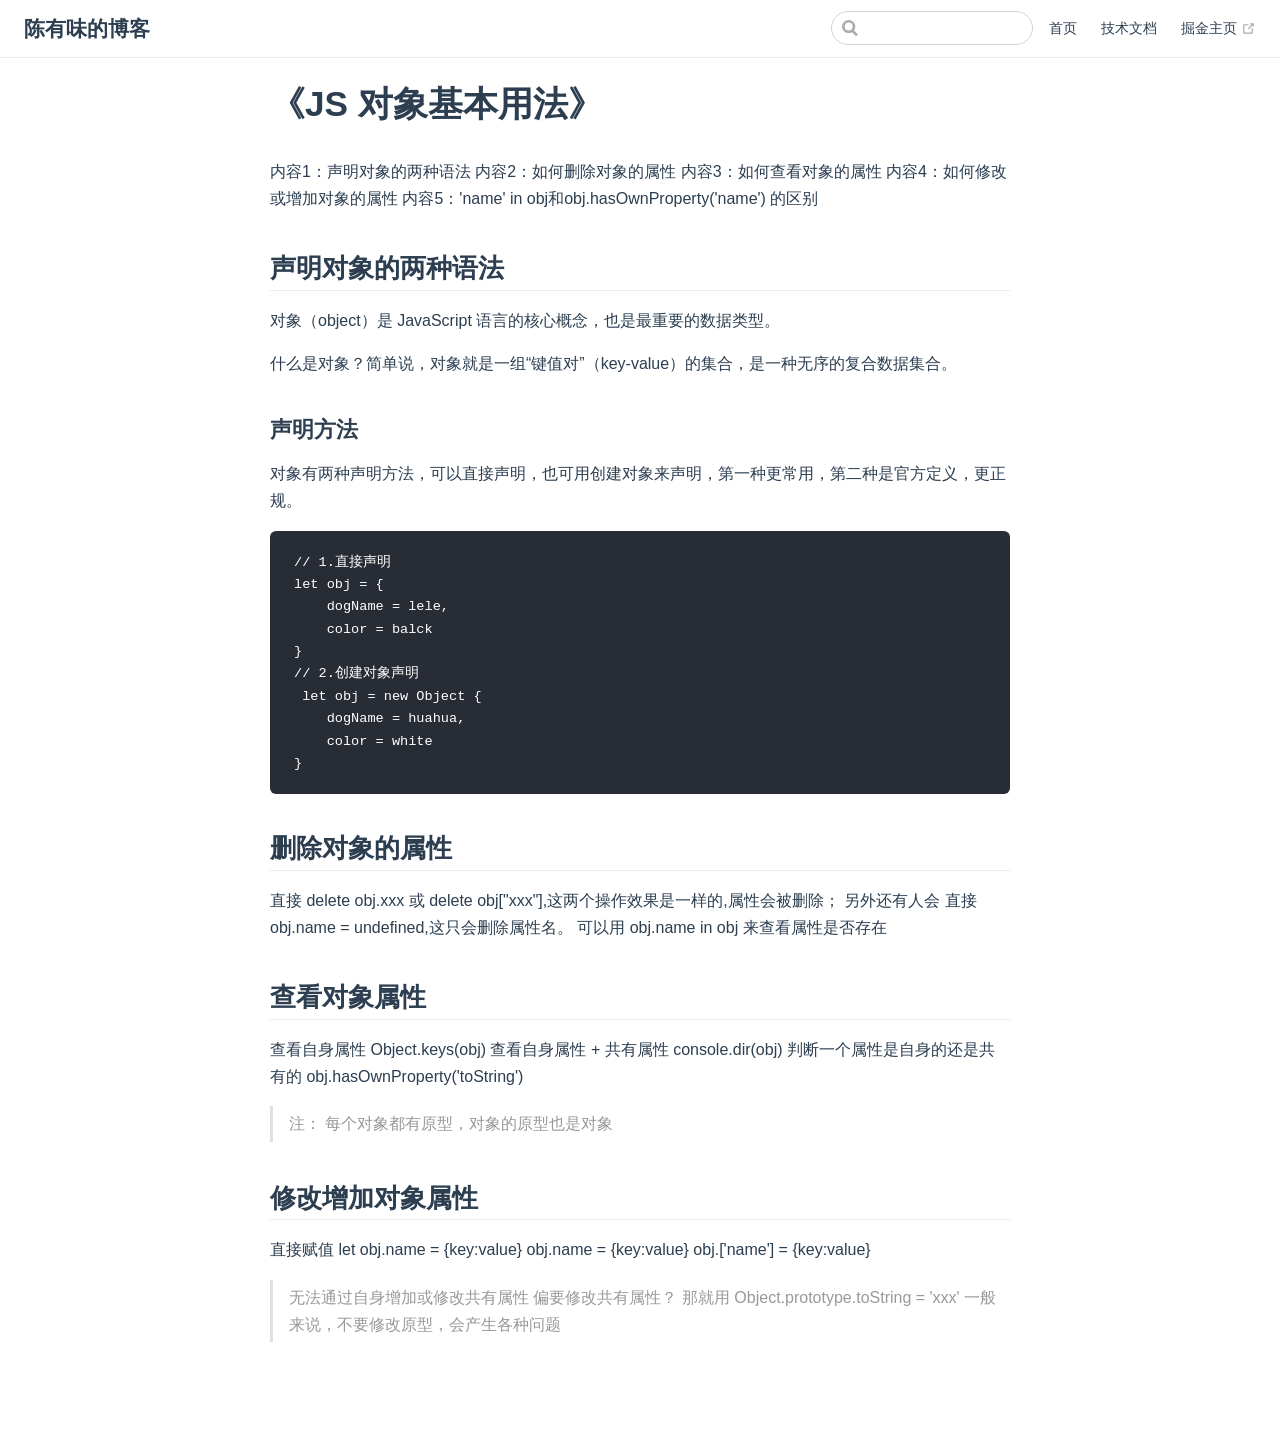
<file: src/js/object/object.html>
<!DOCTYPE html>
<html lang="en-US">
  <head>
    <meta charset="utf-8">
    <meta name="viewport" content="width=device-width,initial-scale=1">
    <title>《JS 对象基本用法》 | 陈有味的博客</title>
    <meta name="generator" content="VuePress 1.4.1">
    
    <meta name="description" content="">
    <link rel="preload" href="/assets/css/0.styles.394bce0c.css" as="style"><link rel="preload" href="/assets/js/app.75c152cd.js" as="script"><link rel="preload" href="/assets/js/2.2fae5650.js" as="script"><link rel="preload" href="/assets/js/10.b2eec772.js" as="script"><link rel="prefetch" href="/assets/js/11.5c00fcf9.js"><link rel="prefetch" href="/assets/js/12.ffc6871e.js"><link rel="prefetch" href="/assets/js/13.22305f9f.js"><link rel="prefetch" href="/assets/js/14.7792e3ef.js"><link rel="prefetch" href="/assets/js/15.267b5919.js"><link rel="prefetch" href="/assets/js/16.302d65de.js"><link rel="prefetch" href="/assets/js/3.5227e26a.js"><link rel="prefetch" href="/assets/js/4.dd947af9.js"><link rel="prefetch" href="/assets/js/5.527d9ade.js"><link rel="prefetch" href="/assets/js/6.de0a62a7.js"><link rel="prefetch" href="/assets/js/7.f2726175.js"><link rel="prefetch" href="/assets/js/8.97018c27.js"><link rel="prefetch" href="/assets/js/9.4cd96d88.js">
    <link rel="stylesheet" href="/assets/css/0.styles.394bce0c.css">
  </head>
  <body>
    <div id="app" data-server-rendered="true"><div class="theme-container no-sidebar"><header class="navbar"><div class="sidebar-button"><svg xmlns="http://www.w3.org/2000/svg" aria-hidden="true" role="img" viewBox="0 0 448 512" class="icon"><path fill="currentColor" d="M436 124H12c-6.627 0-12-5.373-12-12V80c0-6.627 5.373-12 12-12h424c6.627 0 12 5.373 12 12v32c0 6.627-5.373 12-12 12zm0 160H12c-6.627 0-12-5.373-12-12v-32c0-6.627 5.373-12 12-12h424c6.627 0 12 5.373 12 12v32c0 6.627-5.373 12-12 12zm0 160H12c-6.627 0-12-5.373-12-12v-32c0-6.627 5.373-12 12-12h424c6.627 0 12 5.373 12 12v32c0 6.627-5.373 12-12 12z"></path></svg></div> <a href="/" class="home-link router-link-active"><!----> <span class="site-name">陈有味的博客</span></a> <div class="links"><div class="search-box"><input aria-label="Search" autocomplete="off" spellcheck="false" value=""> <!----></div> <nav class="nav-links can-hide"><div class="nav-item"><a href="/" class="nav-link">
  首页
</a></div><div class="nav-item"><a href="/tech/interview/my-blog.html" class="nav-link">
  技术文档
</a></div><div class="nav-item"><a href="https://juejin.im/user/5cfb6de251882571c37f17aa/posts" target="_blank" rel="noopener noreferrer" class="nav-link external">
  掘金主页
  <svg xmlns="http://www.w3.org/2000/svg" aria-hidden="true" x="0px" y="0px" viewBox="0 0 100 100" width="15" height="15" class="icon outbound"><path fill="currentColor" d="M18.8,85.1h56l0,0c2.2,0,4-1.8,4-4v-32h-8v28h-48v-48h28v-8h-32l0,0c-2.2,0-4,1.8-4,4v56C14.8,83.3,16.6,85.1,18.8,85.1z"></path> <polygon fill="currentColor" points="45.7,48.7 51.3,54.3 77.2,28.5 77.2,37.2 85.2,37.2 85.2,14.9 62.8,14.9 62.8,22.9 71.5,22.9"></polygon></svg></a></div> <!----></nav></div></header> <div class="sidebar-mask"></div> <aside class="sidebar"><nav class="nav-links"><div class="nav-item"><a href="/" class="nav-link">
  首页
</a></div><div class="nav-item"><a href="/tech/interview/my-blog.html" class="nav-link">
  技术文档
</a></div><div class="nav-item"><a href="https://juejin.im/user/5cfb6de251882571c37f17aa/posts" target="_blank" rel="noopener noreferrer" class="nav-link external">
  掘金主页
  <svg xmlns="http://www.w3.org/2000/svg" aria-hidden="true" x="0px" y="0px" viewBox="0 0 100 100" width="15" height="15" class="icon outbound"><path fill="currentColor" d="M18.8,85.1h56l0,0c2.2,0,4-1.8,4-4v-32h-8v28h-48v-48h28v-8h-32l0,0c-2.2,0-4,1.8-4,4v56C14.8,83.3,16.6,85.1,18.8,85.1z"></path> <polygon fill="currentColor" points="45.7,48.7 51.3,54.3 77.2,28.5 77.2,37.2 85.2,37.2 85.2,14.9 62.8,14.9 62.8,22.9 71.5,22.9"></polygon></svg></a></div> <!----></nav>  <!----> </aside> <main class="page"> <div class="theme-default-content content__default"><h1 id="《js-对象基本用法》"><a href="#《js-对象基本用法》" class="header-anchor">#</a> 《JS 对象基本用法》</h1> <p>内容1：声明对象的两种语法
内容2：如何删除对象的属性
内容3：如何查看对象的属性
内容4：如何修改或增加对象的属性
内容5：'name' in obj和obj.hasOwnProperty('name') 的区别</p> <h2 id="声明对象的两种语法"><a href="#声明对象的两种语法" class="header-anchor">#</a> 声明对象的两种语法</h2> <p>对象（object）是 JavaScript 语言的核心概念，也是最重要的数据类型。</p> <p>什么是对象？简单说，对象就是一组“键值对”（key-value）的集合，是一种无序的复合数据集合。</p> <h3 id="声明方法"><a href="#声明方法" class="header-anchor">#</a> 声明方法</h3> <p>对象有两种声明方法，可以直接声明，也可用创建对象来声明，第一种更常用，第二种是官方定义，更正规。</p> <div class="language- extra-class"><pre class="language-text"><code>// 1.直接声明 
let obj = {
    dogName = lele,
    color = balck
}
// 2.创建对象声明
 let obj = new Object {
    dogName = huahua,
    color = white
}
</code></pre></div><h2 id="删除对象的属性"><a href="#删除对象的属性" class="header-anchor">#</a> 删除对象的属性</h2> <p>直接 delete obj.xxx 或 delete obj[&quot;xxx&quot;],这两个操作效果是一样的,属性会被删除；
另外还有人会 直接 obj.name = undefined,这只会删除属性名。
可以用 obj.name in obj 来查看属性是否存在</p> <h2 id="查看对象属性"><a href="#查看对象属性" class="header-anchor">#</a> 查看对象属性</h2> <p>查看自身属性
Object.keys(obj)
查看自身属性 + 共有属性
console.dir(obj)
判断一个属性是自身的还是共有的
obj.hasOwnProperty('toString')</p> <blockquote><p>注： 每个对象都有原型，对象的原型也是对象</p></blockquote> <h2 id="修改增加对象属性"><a href="#修改增加对象属性" class="header-anchor">#</a> 修改增加对象属性</h2> <p>直接赋值
let obj.name = {key:value}
obj.name = {key:value}
obj.['name'] = {key:value}</p> <blockquote><p>无法通过自身增加或修改共有属性
偏要修改共有属性？
那就用 Object.prototype.toString = 'xxx'
一般来说，不要修改原型，会产生各种问题</p></blockquote></div> <footer class="page-edit"><!----> <!----></footer> <!----> </main></div><div class="global-ui"></div></div>
    <script src="/assets/js/app.75c152cd.js" defer></script><script src="/assets/js/2.2fae5650.js" defer></script><script src="/assets/js/10.b2eec772.js" defer></script>
  </body>
</html>
</file>
<file: assets/css/0.styles.394bce0c.css>
#nprogress{pointer-events:none}#nprogress .bar{background:#3eaf7c;position:fixed;z-index:1031;top:0;left:0;width:100%;height:2px}#nprogress .peg{display:block;position:absolute;right:0;width:100px;height:100%;box-shadow:0 0 10px #3eaf7c,0 0 5px #3eaf7c;opacity:1;transform:rotate(3deg) translateY(-4px)}#nprogress .spinner{display:block;position:fixed;z-index:1031;top:15px;right:15px}#nprogress .spinner-icon{width:18px;height:18px;box-sizing:border-box;border-color:#3eaf7c transparent transparent #3eaf7c;border-style:solid;border-width:2px;border-radius:50%;-webkit-animation:nprogress-spinner .4s linear infinite;animation:nprogress-spinner .4s linear infinite}.nprogress-custom-parent{overflow:hidden;position:relative}.nprogress-custom-parent #nprogress .bar,.nprogress-custom-parent #nprogress .spinner{position:absolute}@-webkit-keyframes nprogress-spinner{0%{transform:rotate(0deg)}to{transform:rotate(1turn)}}@keyframes nprogress-spinner{0%{transform:rotate(0deg)}to{transform:rotate(1turn)}}.icon.outbound{color:#aaa;display:inline-block;vertical-align:middle;position:relative;top:-1px}.home{padding:3.6rem 2rem 0;max-width:960px;margin:0 auto;display:block}.home .hero{text-align:center}.home .hero img{max-width:100%;max-height:280px;display:block;margin:3rem auto 1.5rem}.home .hero h1{font-size:3rem}.home .hero .action,.home .hero .description,.home .hero h1{margin:1.8rem auto}.home .hero .description{max-width:35rem;font-size:1.6rem;line-height:1.3;color:#6a8bad}.home .hero .action-button{display:inline-block;font-size:1.2rem;color:#fff;background-color:#3eaf7c;padding:.8rem 1.6rem;border-radius:4px;transition:background-color .1s ease;box-sizing:border-box;border-bottom:1px solid #389d70}.home .hero .action-button:hover{background-color:#4abf8a}.home .features{border-top:1px solid #eaecef;padding:1.2rem 0;margin-top:2.5rem;display:flex;flex-wrap:wrap;align-items:flex-start;align-content:stretch;justify-content:space-between}.home .feature{flex-grow:1;flex-basis:30%;max-width:30%}.home .feature h2{font-size:1.4rem;font-weight:500;border-bottom:none;padding-bottom:0;color:#3a5169}.home .feature p{color:#4e6e8e}.home .footer{padding:2.5rem;border-top:1px solid #eaecef;text-align:center;color:#4e6e8e}@media (max-width:719px){.home .features{flex-direction:column}.home .feature{max-width:100%;padding:0 2.5rem}}@media (max-width:419px){.home{padding-left:1.5rem;padding-right:1.5rem}.home .hero img{max-height:210px;margin:2rem auto 1.2rem}.home .hero h1{font-size:2rem}.home .hero .action,.home .hero .description,.home .hero h1{margin:1.2rem auto}.home .hero .description{font-size:1.2rem}.home .hero .action-button{font-size:1rem;padding:.6rem 1.2rem}.home .feature h2{font-size:1.25rem}}.search-box{display:inline-block;position:relative;margin-right:1rem}.search-box input{cursor:text;width:10rem;height:2rem;color:#4e6e8e;display:inline-block;border:1px solid #cfd4db;border-radius:2rem;font-size:.9rem;line-height:2rem;padding:0 .5rem 0 2rem;outline:none;transition:all .2s ease;background:#fff url(/assets/img/search.83621669.svg) .6rem .5rem no-repeat;background-size:1rem}.search-box input:focus{cursor:auto;border-color:#3eaf7c}.search-box .suggestions{background:#fff;width:20rem;position:absolute;top:2rem;border:1px solid #cfd4db;border-radius:6px;padding:.4rem;list-style-type:none}.search-box .suggestions.align-right{right:0}.search-box .suggestion{line-height:1.4;padding:.4rem .6rem;border-radius:4px;cursor:pointer}.search-box .suggestion a{white-space:normal;color:#5d82a6}.search-box .suggestion a .page-title{font-weight:600}.search-box .suggestion a .header{font-size:.9em;margin-left:.25em}.search-box .suggestion.focused{background-color:#f3f4f5}.search-box .suggestion.focused a{color:#3eaf7c}@media (max-width:959px){.search-box input{cursor:pointer;width:0;border-color:transparent;position:relative}.search-box input:focus{cursor:text;left:0;width:10rem}}@media (-ms-high-contrast:none){.search-box input{height:2rem}}@media (max-width:959px) and (min-width:719px){.search-box .suggestions{left:0}}@media (max-width:719px){.search-box{margin-right:0}.search-box input{left:1rem}.search-box .suggestions{right:0}}@media (max-width:419px){.search-box .suggestions{width:calc(100vw - 4rem)}.search-box input:focus{width:8rem}}.sidebar-button{cursor:pointer;display:none;width:1.25rem;height:1.25rem;position:absolute;padding:.6rem;top:.6rem;left:1rem}.sidebar-button .icon{display:block;width:1.25rem;height:1.25rem}@media (max-width:719px){.sidebar-button{display:block}}.dropdown-enter,.dropdown-leave-to{height:0!important}.dropdown-wrapper{cursor:pointer}.dropdown-wrapper .dropdown-title{display:block;font-size:.9rem;font-family:inherit;cursor:inherit;padding:inherit;line-height:1.4rem;background:transparent;border:none;font-weight:500;color:#2c3e50;pointer-events:none}.dropdown-wrapper .dropdown-title:hover{border-color:transparent}.dropdown-wrapper .dropdown-title .arrow{vertical-align:middle;margin-top:-1px;margin-left:.4rem}.dropdown-wrapper .nav-dropdown .dropdown-item{color:inherit;line-height:1.7rem}.dropdown-wrapper .nav-dropdown .dropdown-item h4{margin:.45rem 0 0;border-top:1px solid #eee;padding:.45rem 1.5rem 0 1.25rem}.dropdown-wrapper .nav-dropdown .dropdown-item .dropdown-subitem-wrapper{padding:0;list-style:none}.dropdown-wrapper .nav-dropdown .dropdown-item .dropdown-subitem-wrapper .dropdown-subitem{font-size:.9em}.dropdown-wrapper .nav-dropdown .dropdown-item a{display:block;line-height:1.7rem;position:relative;border-bottom:none;font-weight:400;margin-bottom:0;padding:0 1.5rem 0 1.25rem}.dropdown-wrapper .nav-dropdown .dropdown-item a.router-link-active,.dropdown-wrapper .nav-dropdown .dropdown-item a:hover{color:#3eaf7c}.dropdown-wrapper .nav-dropdown .dropdown-item a.router-link-active:after{content:"";width:0;height:0;border-left:5px solid #3eaf7c;border-top:3px solid transparent;border-bottom:3px solid transparent;position:absolute;top:calc(50% - 2px);left:9px}.dropdown-wrapper .nav-dropdown .dropdown-item:first-child h4{margin-top:0;padding-top:0;border-top:0}@media (max-width:719px){.dropdown-wrapper.open .dropdown-title{margin-bottom:.5rem}.dropdown-wrapper .dropdown-title{font-weight:600;font-size:inherit}.dropdown-wrapper .dropdown-title:hover{color:#3eaf7c}.dropdown-wrapper .nav-dropdown{transition:height .1s ease-out;overflow:hidden}.dropdown-wrapper .nav-dropdown .dropdown-item h4{border-top:0;margin-top:0;padding-top:0}.dropdown-wrapper .nav-dropdown .dropdown-item>a,.dropdown-wrapper .nav-dropdown .dropdown-item h4{font-size:15px;line-height:2rem}.dropdown-wrapper .nav-dropdown .dropdown-item .dropdown-subitem{font-size:14px;padding-left:1rem}}@media (min-width:719px){.dropdown-wrapper{height:1.8rem}.dropdown-wrapper.open .nav-dropdown,.dropdown-wrapper:hover .nav-dropdown{display:block!important}.dropdown-wrapper.open:blur{display:none}.dropdown-wrapper .dropdown-title .arrow{border-left:4px solid transparent;border-right:4px solid transparent;border-top:6px solid #ccc;border-bottom:0}.dropdown-wrapper .nav-dropdown{display:none;height:auto!important;box-sizing:border-box;max-height:calc(100vh - 2.7rem);overflow-y:auto;position:absolute;top:100%;right:0;background-color:#fff;padding:.6rem 0;border:1px solid;border-color:#ddd #ddd #ccc;text-align:left;border-radius:.25rem;white-space:nowrap;margin:0}}.nav-links{display:inline-block}.nav-links a{line-height:1.4rem;color:inherit}.nav-links a.router-link-active,.nav-links a:hover{color:#3eaf7c}.nav-links .nav-item{position:relative;display:inline-block;margin-left:1.5rem;line-height:2rem}.nav-links .nav-item:first-child{margin-left:0}.nav-links .repo-link{margin-left:1.5rem}@media (max-width:719px){.nav-links .nav-item,.nav-links .repo-link{margin-left:0}}@media (min-width:719px){.nav-links a.router-link-active,.nav-links a:hover{color:#2c3e50}.nav-item>a:not(.external).router-link-active,.nav-item>a:not(.external):hover{margin-bottom:-2px;border-bottom:2px solid #46bd87}}.navbar{padding:.7rem 1.5rem;line-height:2.2rem}.navbar a,.navbar img,.navbar span{display:inline-block}.navbar .logo{height:2.2rem;min-width:2.2rem;margin-right:.8rem;vertical-align:top}.navbar .site-name{font-size:1.3rem;font-weight:600;color:#2c3e50;position:relative}.navbar .links{padding-left:1.5rem;box-sizing:border-box;background-color:#fff;white-space:nowrap;font-size:.9rem;position:absolute;right:1.5rem;top:.7rem;display:flex}.navbar .links .search-box{flex:0 0 auto;vertical-align:top}@media (max-width:719px){.navbar{padding-left:4rem}.navbar .can-hide{display:none}.navbar .links{padding-left:1.5rem}.navbar .site-name{width:calc(100vw - 9.4rem);overflow:hidden;white-space:nowrap;text-overflow:ellipsis}}.page-edit{max-width:740px;margin:0 auto;padding:2rem 2.5rem}@media (max-width:959px){.page-edit{padding:2rem}}@media (max-width:419px){.page-edit{padding:1.5rem}}.page-edit{padding-top:1rem;padding-bottom:1rem;overflow:auto}.page-edit .edit-link{display:inline-block}.page-edit .edit-link a{color:#4e6e8e;margin-right:.25rem}.page-edit .last-updated{float:right;font-size:.9em}.page-edit .last-updated .prefix{font-weight:500;color:#4e6e8e}.page-edit .last-updated .time{font-weight:400;color:#aaa}@media (max-width:719px){.page-edit .edit-link{margin-bottom:.5rem}.page-edit .last-updated{font-size:.8em;float:none;text-align:left}}.page-nav{max-width:740px;margin:0 auto;padding:2rem 2.5rem}@media (max-width:959px){.page-nav{padding:2rem}}@media (max-width:419px){.page-nav{padding:1.5rem}}.page-nav{padding-top:1rem;padding-bottom:0}.page-nav .inner{min-height:2rem;margin-top:0;border-top:1px solid #eaecef;padding-top:1rem;overflow:auto}.page-nav .next{float:right}.page{padding-bottom:2rem;display:block}.sidebar-group .sidebar-group{padding-left:.5em}.sidebar-group:not(.collapsable) .sidebar-heading:not(.clickable){cursor:auto;color:inherit}.sidebar-group.is-sub-group{padding-left:0}.sidebar-group.is-sub-group>.sidebar-heading{font-size:.95em;line-height:1.4;font-weight:400;padding-left:2rem}.sidebar-group.is-sub-group>.sidebar-heading:not(.clickable){opacity:.5}.sidebar-group.is-sub-group>.sidebar-group-items{padding-left:1rem}.sidebar-group.is-sub-group>.sidebar-group-items>li>.sidebar-link{font-size:.95em;border-left:none}.sidebar-group.depth-2>.sidebar-heading{border-left:none}.sidebar-heading{color:#2c3e50;transition:color .15s ease;cursor:pointer;font-size:1.1em;font-weight:700;padding:.35rem 1.5rem .35rem 1.25rem;width:100%;box-sizing:border-box;margin:0;border-left:.25rem solid transparent}.sidebar-heading.open,.sidebar-heading:hover{color:inherit}.sidebar-heading .arrow{position:relative;top:-.12em;left:.5em}.sidebar-heading.clickable.active{font-weight:600;color:#3eaf7c;border-left-color:#3eaf7c}.sidebar-heading.clickable:hover{color:#3eaf7c}.sidebar-group-items{transition:height .1s ease-out;font-size:.95em;overflow:hidden}.sidebar .sidebar-sub-headers{padding-left:1rem;font-size:.95em}a.sidebar-link{font-size:1em;font-weight:400;display:inline-block;color:#2c3e50;border-left:.25rem solid transparent;padding:.35rem 1rem .35rem 1.25rem;line-height:1.4;width:100%;box-sizing:border-box}a.sidebar-link:hover{color:#3eaf7c}a.sidebar-link.active{font-weight:600;color:#3eaf7c;border-left-color:#3eaf7c}.sidebar-group a.sidebar-link{padding-left:2rem}.sidebar-sub-headers a.sidebar-link{padding-top:.25rem;padding-bottom:.25rem;border-left:none}.sidebar-sub-headers a.sidebar-link.active{font-weight:500}.sidebar ul{padding:0;margin:0;list-style-type:none}.sidebar a{display:inline-block}.sidebar .nav-links{display:none;border-bottom:1px solid #eaecef;padding:.5rem 0 .75rem}.sidebar .nav-links a{font-weight:600}.sidebar .nav-links .nav-item,.sidebar .nav-links .repo-link{display:block;line-height:1.25rem;font-size:1.1em;padding:.5rem 0 .5rem 1.5rem}.sidebar>.sidebar-links{padding:1.5rem 0}.sidebar>.sidebar-links>li>a.sidebar-link{font-size:1.1em;line-height:1.7;font-weight:700}.sidebar>.sidebar-links>li:not(:first-child){margin-top:.75rem}@media (max-width:719px){.sidebar .nav-links{display:block}.sidebar .nav-links .dropdown-wrapper .nav-dropdown .dropdown-item a.router-link-active:after{top:calc(1rem - 2px)}.sidebar>.sidebar-links{padding:1rem 0}}code[class*=language-],pre[class*=language-]{color:#ccc;background:none;font-family:Consolas,Monaco,Andale Mono,Ubuntu Mono,monospace;font-size:1em;text-align:left;white-space:pre;word-spacing:normal;word-break:normal;word-wrap:normal;line-height:1.5;-moz-tab-size:4;-o-tab-size:4;tab-size:4;-webkit-hyphens:none;-ms-hyphens:none;hyphens:none}pre[class*=language-]{padding:1em;margin:.5em 0;overflow:auto}:not(pre)>code[class*=language-],pre[class*=language-]{background:#2d2d2d}:not(pre)>code[class*=language-]{padding:.1em;border-radius:.3em;white-space:normal}.token.block-comment,.token.cdata,.token.comment,.token.doctype,.token.prolog{color:#999}.token.punctuation{color:#ccc}.token.attr-name,.token.deleted,.token.namespace,.token.tag{color:#e2777a}.token.function-name{color:#6196cc}.token.boolean,.token.function,.token.number{color:#f08d49}.token.class-name,.token.constant,.token.property,.token.symbol{color:#f8c555}.token.atrule,.token.builtin,.token.important,.token.keyword,.token.selector{color:#cc99cd}.token.attr-value,.token.char,.token.regex,.token.string,.token.variable{color:#7ec699}.token.entity,.token.operator,.token.url{color:#67cdcc}.token.bold,.token.important{font-weight:700}.token.italic{font-style:italic}.token.entity{cursor:help}.token.inserted{color:green}.theme-default-content code{color:#476582;padding:.25rem .5rem;margin:0;font-size:.85em;background-color:rgba(27,31,35,.05);border-radius:3px}.theme-default-content code .token.deleted{color:#ec5975}.theme-default-content code .token.inserted{color:#3eaf7c}.theme-default-content pre,.theme-default-content pre[class*=language-]{line-height:1.4;padding:1.25rem 1.5rem;margin:.85rem 0;background-color:#282c34;border-radius:6px;overflow:auto}.theme-default-content pre[class*=language-] code,.theme-default-content pre code{color:#fff;padding:0;background-color:transparent;border-radius:0}div[class*=language-]{position:relative;background-color:#282c34;border-radius:6px}div[class*=language-] .highlight-lines{-webkit-user-select:none;-ms-user-select:none;user-select:none;padding-top:1.3rem;position:absolute;top:0;left:0;width:100%;line-height:1.4}div[class*=language-] .highlight-lines .highlighted{background-color:rgba(0,0,0,.66)}div[class*=language-] pre,div[class*=language-] pre[class*=language-]{background:transparent;position:relative;z-index:1}div[class*=language-]:before{position:absolute;z-index:3;top:.8em;right:1em;font-size:.75rem;color:hsla(0,0%,100%,.4)}div[class*=language-]:not(.line-numbers-mode) .line-numbers-wrapper{display:none}div[class*=language-].line-numbers-mode .highlight-lines .highlighted{position:relative}div[class*=language-].line-numbers-mode .highlight-lines .highlighted:before{content:" ";position:absolute;z-index:3;left:0;top:0;display:block;width:3.5rem;height:100%;background-color:rgba(0,0,0,.66)}div[class*=language-].line-numbers-mode pre{padding-left:4.5rem;vertical-align:middle}div[class*=language-].line-numbers-mode .line-numbers-wrapper{position:absolute;top:0;width:3.5rem;text-align:center;color:hsla(0,0%,100%,.3);padding:1.25rem 0;line-height:1.4}div[class*=language-].line-numbers-mode .line-numbers-wrapper br{-webkit-user-select:none;-ms-user-select:none;user-select:none}div[class*=language-].line-numbers-mode .line-numbers-wrapper .line-number{position:relative;z-index:4;-webkit-user-select:none;-ms-user-select:none;user-select:none;font-size:.85em}div[class*=language-].line-numbers-mode:after{content:"";position:absolute;z-index:2;top:0;left:0;width:3.5rem;height:100%;border-radius:6px 0 0 6px;border-right:1px solid rgba(0,0,0,.66);background-color:#282c34}div[class~=language-js]:before{content:"js"}div[class~=language-ts]:before{content:"ts"}div[class~=language-html]:before{content:"html"}div[class~=language-md]:before{content:"md"}div[class~=language-vue]:before{content:"vue"}div[class~=language-css]:before{content:"css"}div[class~=language-sass]:before{content:"sass"}div[class~=language-scss]:before{content:"scss"}div[class~=language-less]:before{content:"less"}div[class~=language-stylus]:before{content:"stylus"}div[class~=language-go]:before{content:"go"}div[class~=language-java]:before{content:"java"}div[class~=language-c]:before{content:"c"}div[class~=language-sh]:before{content:"sh"}div[class~=language-yaml]:before{content:"yaml"}div[class~=language-py]:before{content:"py"}div[class~=language-docker]:before{content:"docker"}div[class~=language-dockerfile]:before{content:"dockerfile"}div[class~=language-makefile]:before{content:"makefile"}div[class~=language-javascript]:before{content:"js"}div[class~=language-typescript]:before{content:"ts"}div[class~=language-markup]:before{content:"html"}div[class~=language-markdown]:before{content:"md"}div[class~=language-json]:before{content:"json"}div[class~=language-ruby]:before{content:"rb"}div[class~=language-python]:before{content:"py"}div[class~=language-bash]:before{content:"sh"}div[class~=language-php]:before{content:"php"}.custom-block .custom-block-title{font-weight:600;margin-bottom:-.4rem}.custom-block.danger,.custom-block.tip,.custom-block.warning{padding:.1rem 1.5rem;border-left-width:.5rem;border-left-style:solid;margin:1rem 0}.custom-block.tip{background-color:#f3f5f7;border-color:#42b983}.custom-block.warning{background-color:rgba(255,229,100,.3);border-color:#e7c000;color:#6b5900}.custom-block.warning .custom-block-title{color:#b29400}.custom-block.warning a{color:#2c3e50}.custom-block.danger{background-color:#ffe6e6;border-color:#c00;color:#4d0000}.custom-block.danger .custom-block-title{color:#900}.custom-block.danger a{color:#2c3e50}.custom-block.details{display:block;position:relative;border-radius:2px;margin:1.6em 0;padding:1.6em;background-color:#eee}.custom-block.details h4{margin-top:0}.custom-block.details figure:last-child,.custom-block.details p:last-child{margin-bottom:0;padding-bottom:0}.custom-block.details summary{outline:none;cursor:pointer}.arrow{display:inline-block;width:0;height:0}.arrow.up{border-bottom:6px solid #ccc}.arrow.down,.arrow.up{border-left:4px solid transparent;border-right:4px solid transparent}.arrow.down{border-top:6px solid #ccc}.arrow.right{border-left:6px solid #ccc}.arrow.left,.arrow.right{border-top:4px solid transparent;border-bottom:4px solid transparent}.arrow.left{border-right:6px solid #ccc}.theme-default-content:not(.custom){max-width:740px;margin:0 auto;padding:2rem 2.5rem}@media (max-width:959px){.theme-default-content:not(.custom){padding:2rem}}@media (max-width:419px){.theme-default-content:not(.custom){padding:1.5rem}}.table-of-contents .badge{vertical-align:middle}body,html{padding:0;margin:0;background-color:#fff}body{font-family:-apple-system,BlinkMacSystemFont,Segoe UI,Roboto,Oxygen,Ubuntu,Cantarell,Fira Sans,Droid Sans,Helvetica Neue,sans-serif;-webkit-font-smoothing:antialiased;-moz-osx-font-smoothing:grayscale;font-size:16px;color:#2c3e50}.page{padding-left:20rem}.navbar{z-index:20;right:0;height:3.6rem;background-color:#fff;box-sizing:border-box;border-bottom:1px solid #eaecef}.navbar,.sidebar-mask{position:fixed;top:0;left:0}.sidebar-mask{z-index:9;width:100vw;height:100vh;display:none}.sidebar{font-size:16px;background-color:#fff;width:20rem;position:fixed;z-index:10;margin:0;top:3.6rem;left:0;bottom:0;box-sizing:border-box;border-right:1px solid #eaecef;overflow-y:auto}.theme-default-content:not(.custom)>:first-child{margin-top:3.6rem}.theme-default-content:not(.custom) a:hover{text-decoration:underline}.theme-default-content:not(.custom) p.demo{padding:1rem 1.5rem;border:1px solid #ddd;border-radius:4px}.theme-default-content:not(.custom) img{max-width:100%}.theme-default-content.custom{padding:0;margin:0}.theme-default-content.custom img{max-width:100%}a{font-weight:500;text-decoration:none}a,p a code{color:#3eaf7c}p a code{font-weight:400}kbd{background:#eee;border:.15rem solid #ddd;border-bottom:.25rem solid #ddd;border-radius:.15rem;padding:0 .15em}blockquote{font-size:1rem;color:#999;border-left:.2rem solid #dfe2e5;margin:1rem 0;padding:.25rem 0 .25rem 1rem}blockquote>p{margin:0}ol,ul{padding-left:1.2em}strong{font-weight:600}h1,h2,h3,h4,h5,h6{font-weight:600;line-height:1.25}.theme-default-content:not(.custom)>h1,.theme-default-content:not(.custom)>h2,.theme-default-content:not(.custom)>h3,.theme-default-content:not(.custom)>h4,.theme-default-content:not(.custom)>h5,.theme-default-content:not(.custom)>h6{margin-top:-3.1rem;padding-top:4.6rem;margin-bottom:0}.theme-default-content:not(.custom)>h1:first-child,.theme-default-content:not(.custom)>h2:first-child,.theme-default-content:not(.custom)>h3:first-child,.theme-default-content:not(.custom)>h4:first-child,.theme-default-content:not(.custom)>h5:first-child,.theme-default-content:not(.custom)>h6:first-child{margin-top:-1.5rem;margin-bottom:1rem}.theme-default-content:not(.custom)>h1:first-child+.custom-block,.theme-default-content:not(.custom)>h1:first-child+p,.theme-default-content:not(.custom)>h1:first-child+pre,.theme-default-content:not(.custom)>h2:first-child+.custom-block,.theme-default-content:not(.custom)>h2:first-child+p,.theme-default-content:not(.custom)>h2:first-child+pre,.theme-default-content:not(.custom)>h3:first-child+.custom-block,.theme-default-content:not(.custom)>h3:first-child+p,.theme-default-content:not(.custom)>h3:first-child+pre,.theme-default-content:not(.custom)>h4:first-child+.custom-block,.theme-default-content:not(.custom)>h4:first-child+p,.theme-default-content:not(.custom)>h4:first-child+pre,.theme-default-content:not(.custom)>h5:first-child+.custom-block,.theme-default-content:not(.custom)>h5:first-child+p,.theme-default-content:not(.custom)>h5:first-child+pre,.theme-default-content:not(.custom)>h6:first-child+.custom-block,.theme-default-content:not(.custom)>h6:first-child+p,.theme-default-content:not(.custom)>h6:first-child+pre{margin-top:2rem}h1:hover .header-anchor,h2:hover .header-anchor,h3:hover .header-anchor,h4:hover .header-anchor,h5:hover .header-anchor,h6:hover .header-anchor{opacity:1}h1{font-size:2.2rem}h2{font-size:1.65rem;padding-bottom:.3rem;border-bottom:1px solid #eaecef}h3{font-size:1.35rem}a.header-anchor{font-size:.85em;float:left;margin-left:-.87em;padding-right:.23em;margin-top:.125em;opacity:0}a.header-anchor:hover{text-decoration:none}.line-number,code,kbd{font-family:source-code-pro,Menlo,Monaco,Consolas,Courier New,monospace}ol,p,ul{line-height:1.7}hr{border:0;border-top:1px solid #eaecef}table{border-collapse:collapse;margin:1rem 0;display:block;overflow-x:auto}tr{border-top:1px solid #dfe2e5}tr:nth-child(2n){background-color:#f6f8fa}td,th{border:1px solid #dfe2e5;padding:.6em 1em}.theme-container.sidebar-open .sidebar-mask{display:block}.theme-container.no-navbar .theme-default-content:not(.custom)>h1,.theme-container.no-navbar h2,.theme-container.no-navbar h3,.theme-container.no-navbar h4,.theme-container.no-navbar h5,.theme-container.no-navbar h6{margin-top:1.5rem;padding-top:0}.theme-container.no-navbar .sidebar{top:0}@media (min-width:720px){.theme-container.no-sidebar .sidebar{display:none}.theme-container.no-sidebar .page{padding-left:0}}@media (max-width:959px){.sidebar{font-size:15px;width:16.4rem}.page{padding-left:16.4rem}}@media (max-width:719px){.sidebar{top:0;padding-top:3.6rem;transform:translateX(-100%);transition:transform .2s ease}.page{padding-left:0}.theme-container.sidebar-open .sidebar{transform:translateX(0)}.theme-container.no-navbar .sidebar{padding-top:0}}@media (max-width:419px){h1{font-size:1.9rem}.theme-default-content div[class*=language-]{margin:.85rem -1.5rem;border-radius:0}}.badge[data-v-3b60f84b]{display:inline-block;font-size:14px;height:18px;line-height:18px;border-radius:3px;padding:0 6px;color:#fff}.badge.green[data-v-3b60f84b],.badge.tip[data-v-3b60f84b],.badge[data-v-3b60f84b]{background-color:#42b983}.badge.error[data-v-3b60f84b]{background-color:#da5961}.badge.warn[data-v-3b60f84b],.badge.warning[data-v-3b60f84b],.badge.yellow[data-v-3b60f84b]{background-color:#e7c000}.badge+.badge[data-v-3b60f84b]{margin-left:5px}
</file>
